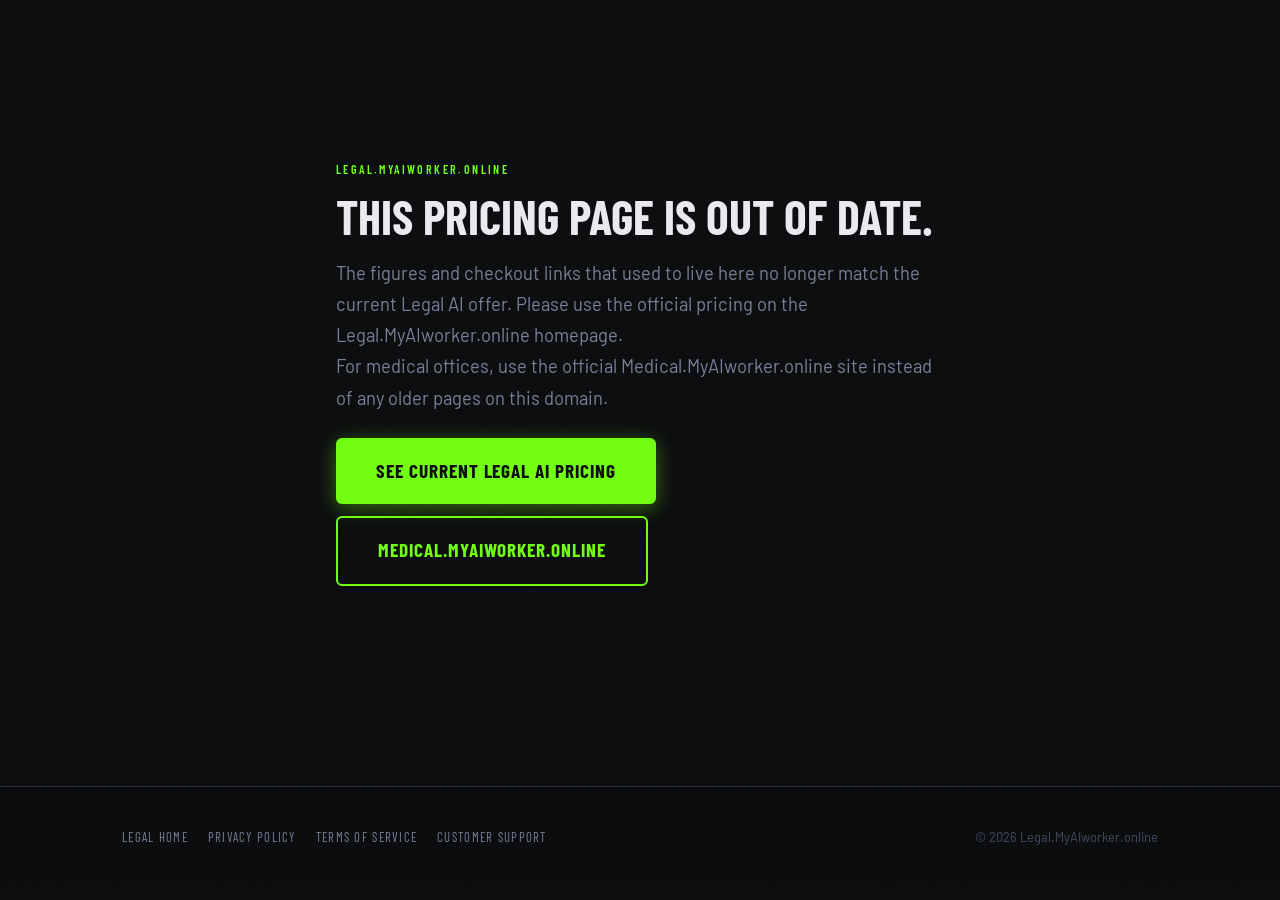
<file: legal/index.html>
<!DOCTYPE html>
<html lang="en">
<head>
  <meta charset="UTF-8">
  <meta name="viewport" content="width=device-width, initial-scale=1.0">
  <meta name="description" content="Current Legal AI pricing lives on the Legal.MyAIworker.online homepage.">
  <meta name="robots" content="noindex, follow">
  <meta name="theme-color" content="#0c0d0f">
  <link rel="canonical" href="https://legal.myaiworker.online/">
  <title>Legal AI Pricing Has Moved | Legal.MyAIworker.online</title>
  <link rel="icon" href="/favicon.ico" sizes="48x48">
  <link rel="icon" type="image/png" sizes="192x192" href="/images/icon-192.png">
  <link rel="apple-touch-icon" href="/images/apple-touch-icon.png">
  <link rel="stylesheet" href="/css/style.css">
  <link rel="stylesheet" href="/css/pricing.css">
</head>
<body>
  <main class="section" id="main">
    <div class="container" style="max-width:42rem;padding-top:4rem;padding-bottom:4rem;">
      <span class="section-label">Legal.MyAIworker.online</span>
      <h1 class="section-title">This pricing page is out of date.</h1>
      <p class="section-sub">The figures and checkout links that used to live here no longer match the current Legal AI offer. Please use the official pricing on the Legal.MyAIworker.online homepage.</p>
      <p class="section-sub">For medical offices, use the official Medical.MyAIworker.online site instead of any older pages on this domain.</p>
      <div class="hero-actions" style="margin-top:1.5rem;">
        <a class="btn btn--primary btn--lg" href="/#pricing">See current Legal AI pricing</a>
        <a class="btn btn--outline btn--lg" href="https://medical.myaiworker.online/">Medical.MyAIworker.online</a>
      </div>
    </div>
  </main>
  <footer class="site-footer" role="contentinfo">
    <div class="container footer-inner">
      <nav class="footer-links" aria-label="Footer navigation">
        <a href="/">Legal Home</a>
        <a href="/privacy.html">Privacy Policy</a>
        <a href="/terms.html">Terms of Service</a>
        <a href="/support.html">Customer Support</a>
      </nav>
      <p class="footer-copy">&copy; 2026 Legal.MyAIworker.online</p>
    </div>
  </footer>
</body>
</html>
</file>
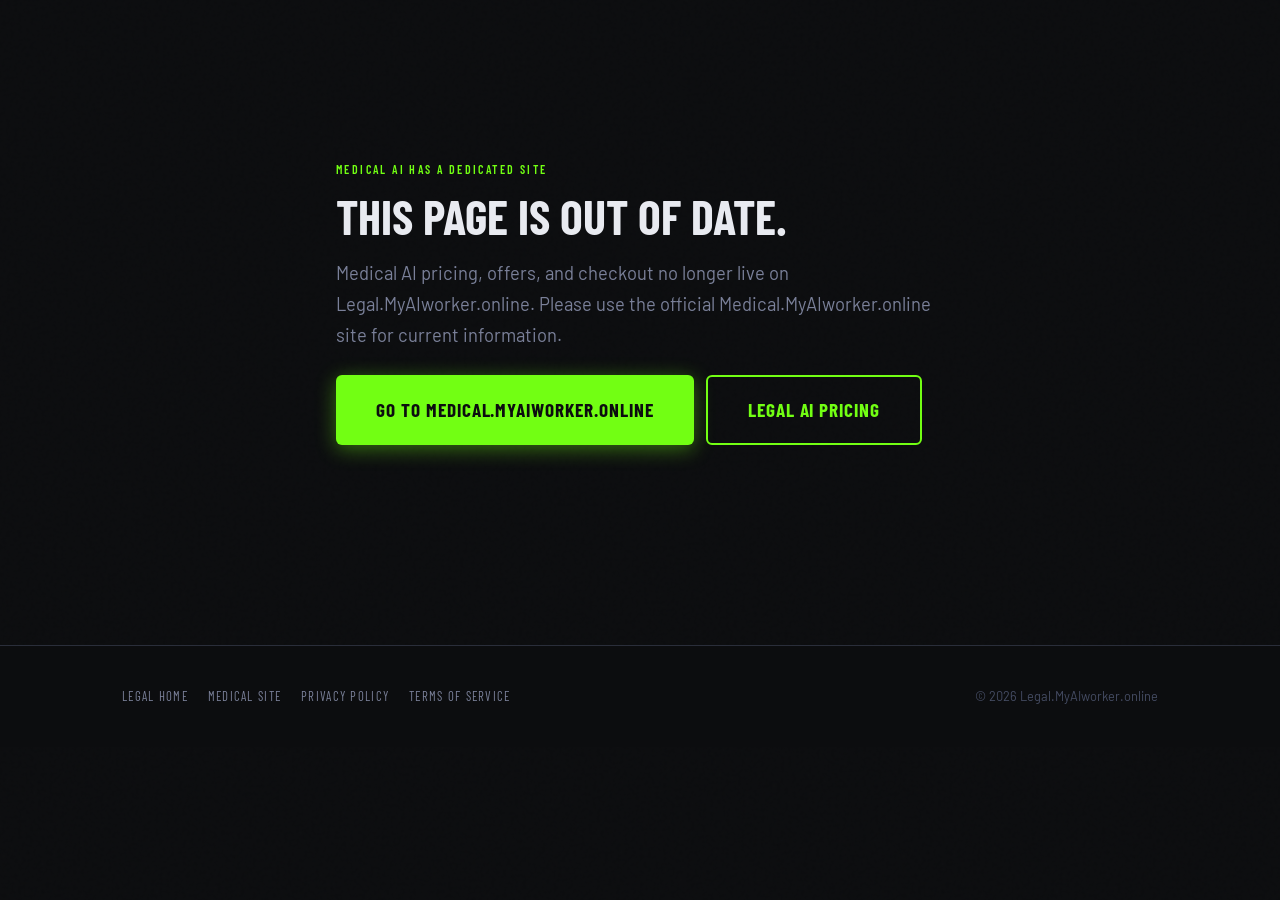
<file: medical/index.html>
<!DOCTYPE html>
<html lang="en">
<head>
  <meta charset="UTF-8">
  <meta name="viewport" content="width=device-width, initial-scale=1.0">
  <meta name="description" content="Medical AI plans now live at Medical.MyAIworker.online.">
  <meta name="robots" content="noindex, follow">
  <meta name="theme-color" content="#0c0d0f">
  <link rel="canonical" href="https://medical.myaiworker.online/">
  <title>Medical AI Has Moved | Medical.MyAIworker.online</title>
  <link rel="icon" href="/favicon.ico" sizes="48x48">
  <link rel="icon" type="image/png" sizes="192x192" href="/images/icon-192.png">
  <link rel="apple-touch-icon" href="/images/apple-touch-icon.png">
  <link rel="stylesheet" href="/css/style.css">
  <link rel="stylesheet" href="/css/pricing.css">
</head>
<body>
  <main class="section" id="main">
    <div class="container" style="max-width:42rem;padding-top:4rem;padding-bottom:4rem;">
      <span class="section-label">Medical AI has a dedicated site</span>
      <h1 class="section-title">This page is out of date.</h1>
      <p class="section-sub">Medical AI pricing, offers, and checkout no longer live on Legal.MyAIworker.online. Please use the official Medical.MyAIworker.online site for current information.</p>
      <div class="hero-actions" style="margin-top:1.5rem;">
        <a class="btn btn--primary btn--lg" href="https://medical.myaiworker.online/">Go to Medical.MyAIworker.online</a>
        <a class="btn btn--outline btn--lg" href="/#pricing">Legal AI pricing</a>
      </div>
    </div>
  </main>
  <footer class="site-footer" role="contentinfo">
    <div class="container footer-inner">
      <nav class="footer-links" aria-label="Footer navigation">
        <a href="/">Legal Home</a>
        <a href="https://medical.myaiworker.online/">Medical Site</a>
        <a href="/privacy.html">Privacy Policy</a>
        <a href="/terms.html">Terms of Service</a>
      </nav>
      <p class="footer-copy">&copy; 2026 Legal.MyAIworker.online</p>
    </div>
  </footer>
</body>
</html>
</file>
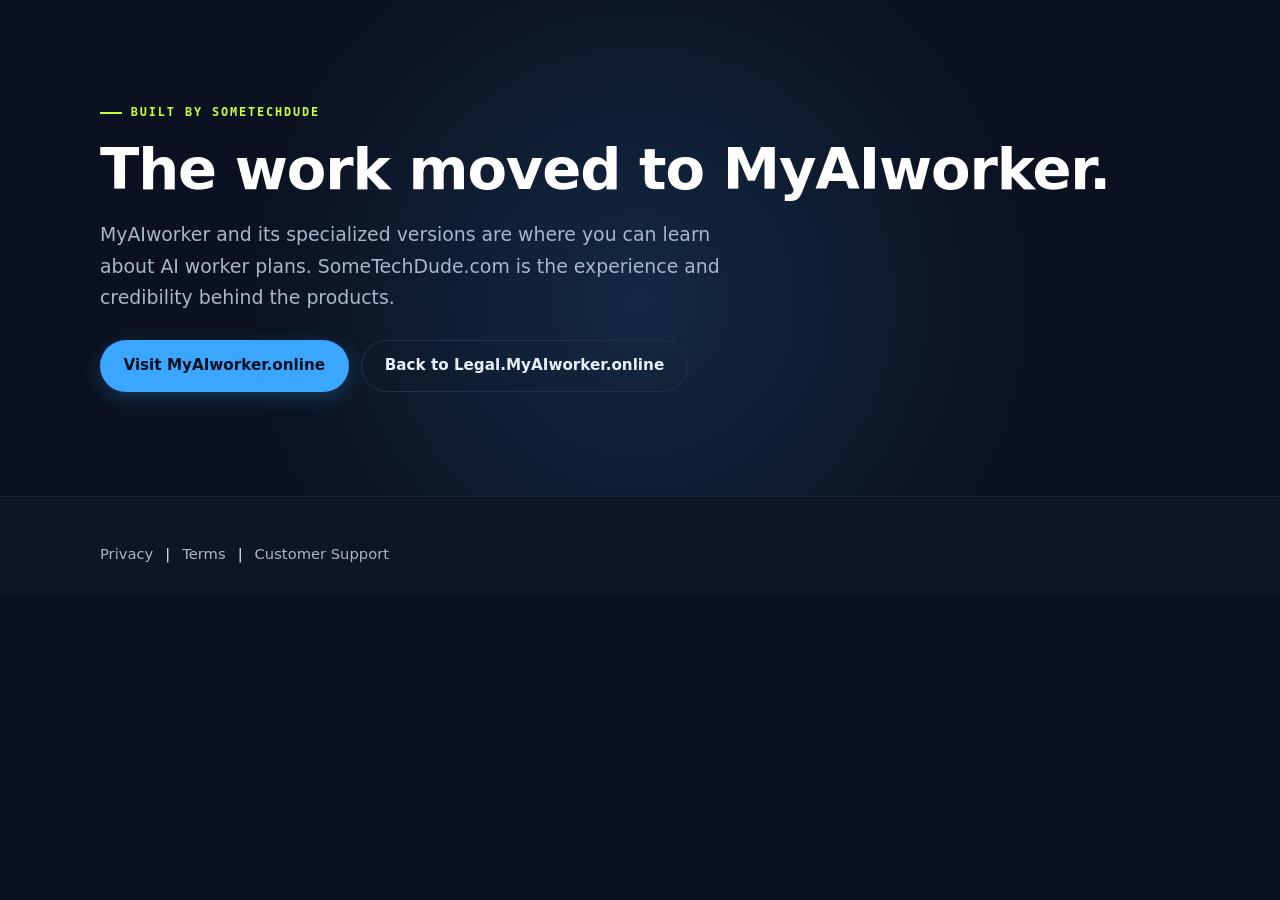
<file: assistant.html>
<!DOCTYPE html>
<html lang="en"><head><meta charset="UTF-8"><meta name="viewport" content="width=device-width,initial-scale=1"><title>MyAIworker | Built by SomeTechDude</title><meta name="description" content="MyAIworker is the AI worker product family built by SomeTechDude."><meta name="robots" content="noindex,follow"><link rel="stylesheet" href="style.css"></head>
<body><main id="main"><section class="hero"><div class="wrap"><p class="eyebrow">Built by SomeTechDude</p><h1>The work moved to MyAIworker.</h1><p class="hero-sub">MyAIworker and its specialized versions are where you can learn about AI worker plans. SomeTechDude.com is the experience and credibility behind the products.</p><div class="btn-row"><a class="btn btn-primary" href="https://myaiworker.online/">Visit MyAIworker.online</a><a class="btn btn-ghost" href="index.html">Back to Legal.MyAIworker.online</a></div></div></section></main><footer class="site-footer"><div class="wrap"><nav class="legal-links" aria-label="Legal and support"><a href="privacy.html">Privacy</a><span aria-hidden="true">|</span><a href="terms.html">Terms</a><span aria-hidden="true">|</span><a href="support.html">Customer Support</a></nav></div></footer></body></html>
</file>
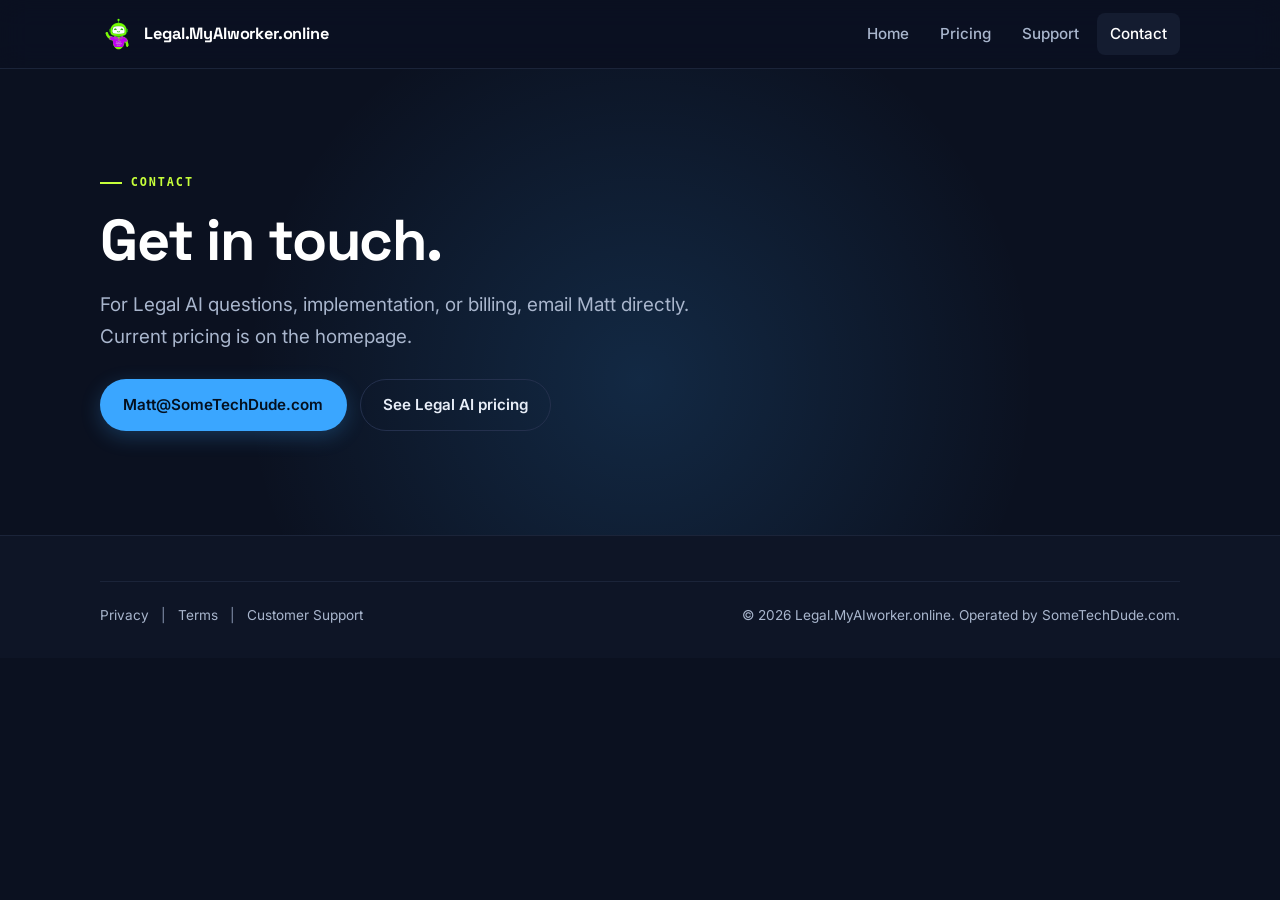
<file: contact.html>
<!DOCTYPE html>
<html lang="en">
<head>
<meta charset="UTF-8">
<meta name="viewport" content="width=device-width, initial-scale=1">
<title>Contact | Legal.MyAIworker.online</title>
<meta name="description" content="Contact Legal.MyAIworker.online about Legal AI implementation, billing, or support.">
<link rel="canonical" href="https://legal.myaiworker.online/contact.html">
<meta name="robots" content="index, follow">
<meta name="theme-color" content="#0b1120">
<meta property="og:type" content="website">
<meta property="og:site_name" content="Legal.MyAIworker.online">
<meta property="og:url" content="https://legal.myaiworker.online/contact.html">
<meta property="og:title" content="Contact | Legal.MyAIworker.online">
<meta property="og:description" content="Contact Legal.MyAIworker.online about Legal AI implementation, billing, or support.">
<meta property="og:image" content="https://legal.myaiworker.online/images/logo-512.png">
<link rel="icon" href="favicon.ico" sizes="any">
<link rel="apple-touch-icon" href="images/apple-touch-icon.png">
<link rel="stylesheet" href="https://fonts.googleapis.com/css2?family=Inter:wght@400;500;600;700&family=Space+Grotesk:wght@600;700&display=swap">
<link rel="stylesheet" href="style.css">
</head>
<body>
<a class="skip" href="#main">Skip to content</a>
<header class="site-header">
  <div class="wrap">
    <a class="brand" href="index.html">
      <img src="images/logo-512.png" width="34" height="34" alt="Legal.MyAIworker.online logo" decoding="async">
      <span>Legal.MyAIworker.online</span>
    </a>
    <nav class="site-nav" id="site-nav" aria-label="Main">
      <a href="index.html">Home</a>
      <a href="index.html#pricing">Pricing</a>
      <a href="support.html">Support</a>
      <a href="contact.html" aria-current="page">Contact</a>
    </nav>
  </div>
</header>
<main id="main">
  <section class="hero">
    <div class="wrap">
      <p class="eyebrow">Contact</p>
      <h1>Get in touch.</h1>
      <p class="hero-sub">For Legal AI questions, implementation, or billing, email Matt directly. Current pricing is on the homepage.</p>
      <div class="btn-row">
        <a class="btn btn-primary" href="mailto:Matt@SomeTechDude.com">Matt@SomeTechDude.com</a>
        <a class="btn btn-ghost" href="index.html#pricing">See Legal AI pricing</a>
      </div>
    </div>
  </section>
</main>
<footer class="site-footer">
  <div class="wrap">
    <div class="footer-bottom">
      <nav class="legal-links" aria-label="Legal and support"><a href="privacy.html">Privacy</a><span aria-hidden="true">|</span><a href="terms.html">Terms</a><span aria-hidden="true">|</span><a href="support.html">Customer Support</a></nav>
      <p>&copy; <span data-year>2026</span> Legal.MyAIworker.online. Operated by SomeTechDude.com.</p>
    </div>
  </div>
</footer>
<script src="site.js" defer></script>
</body>
</html>
</file>
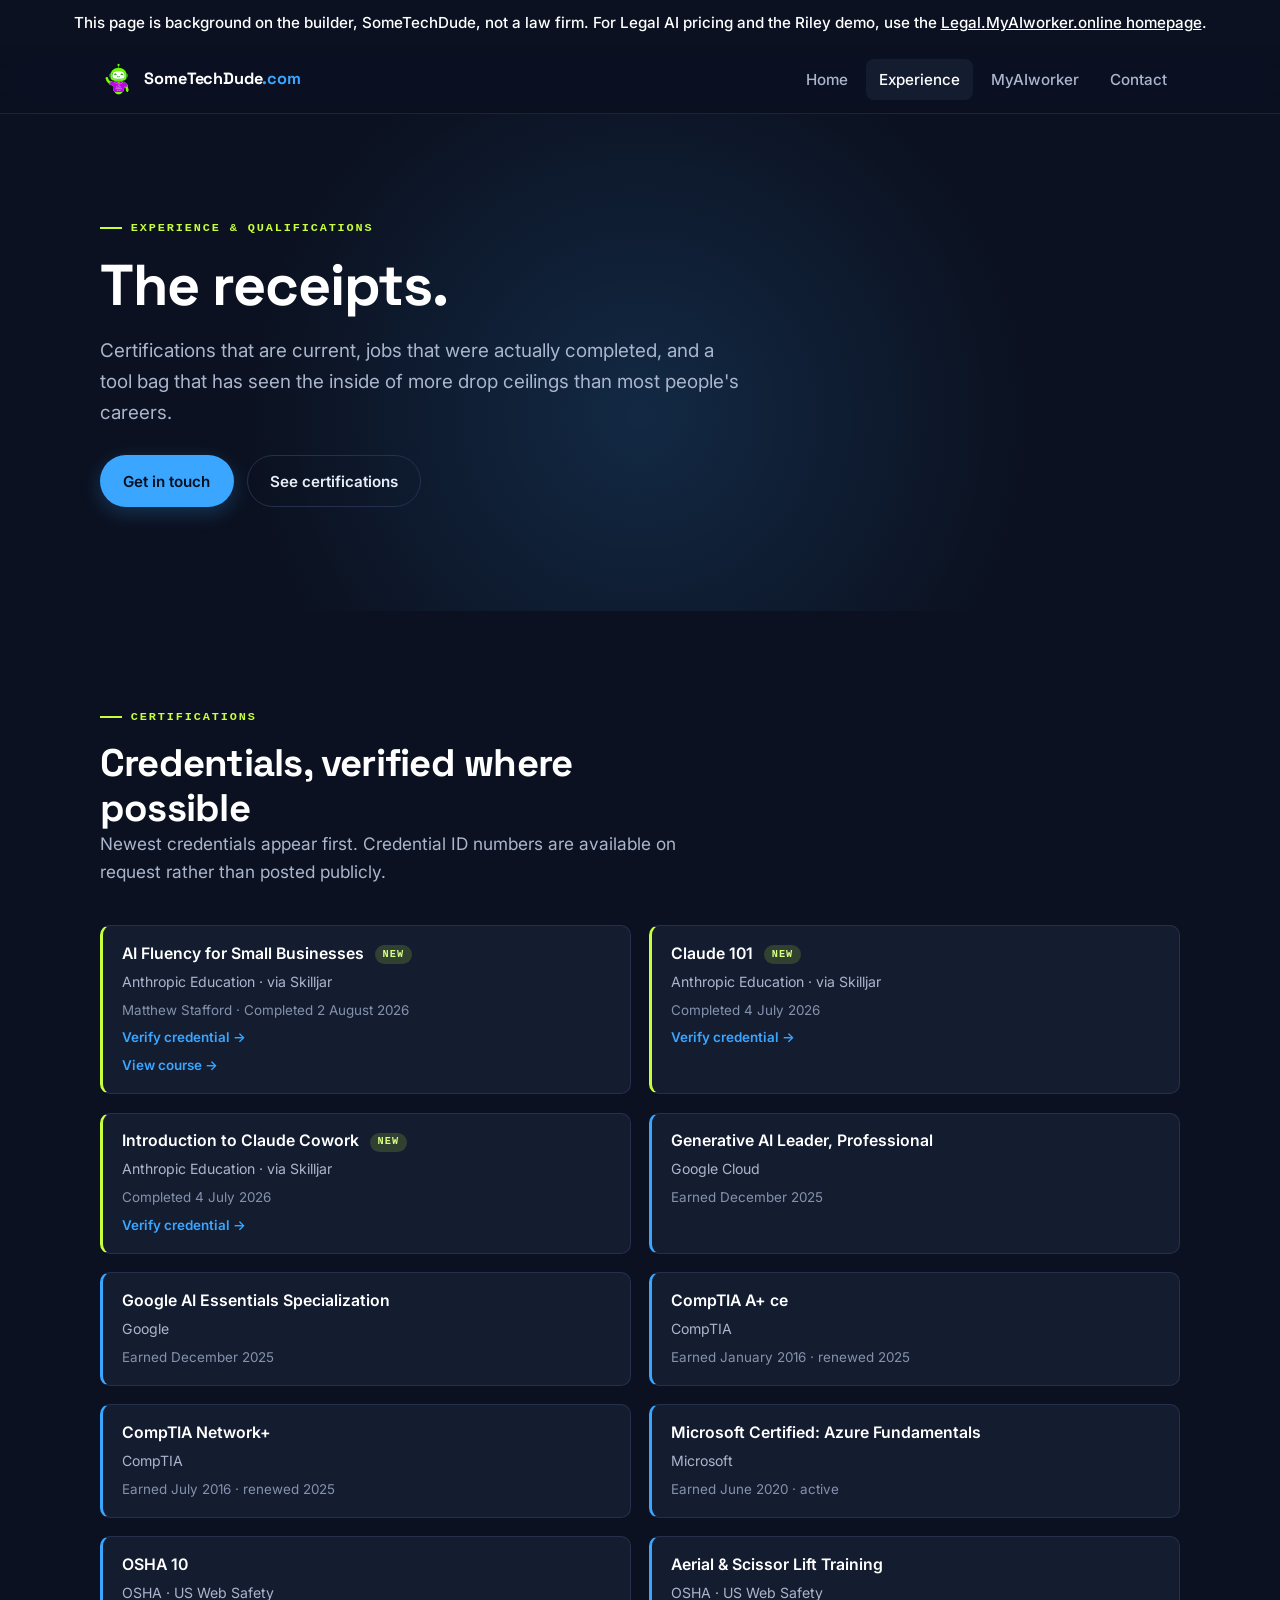
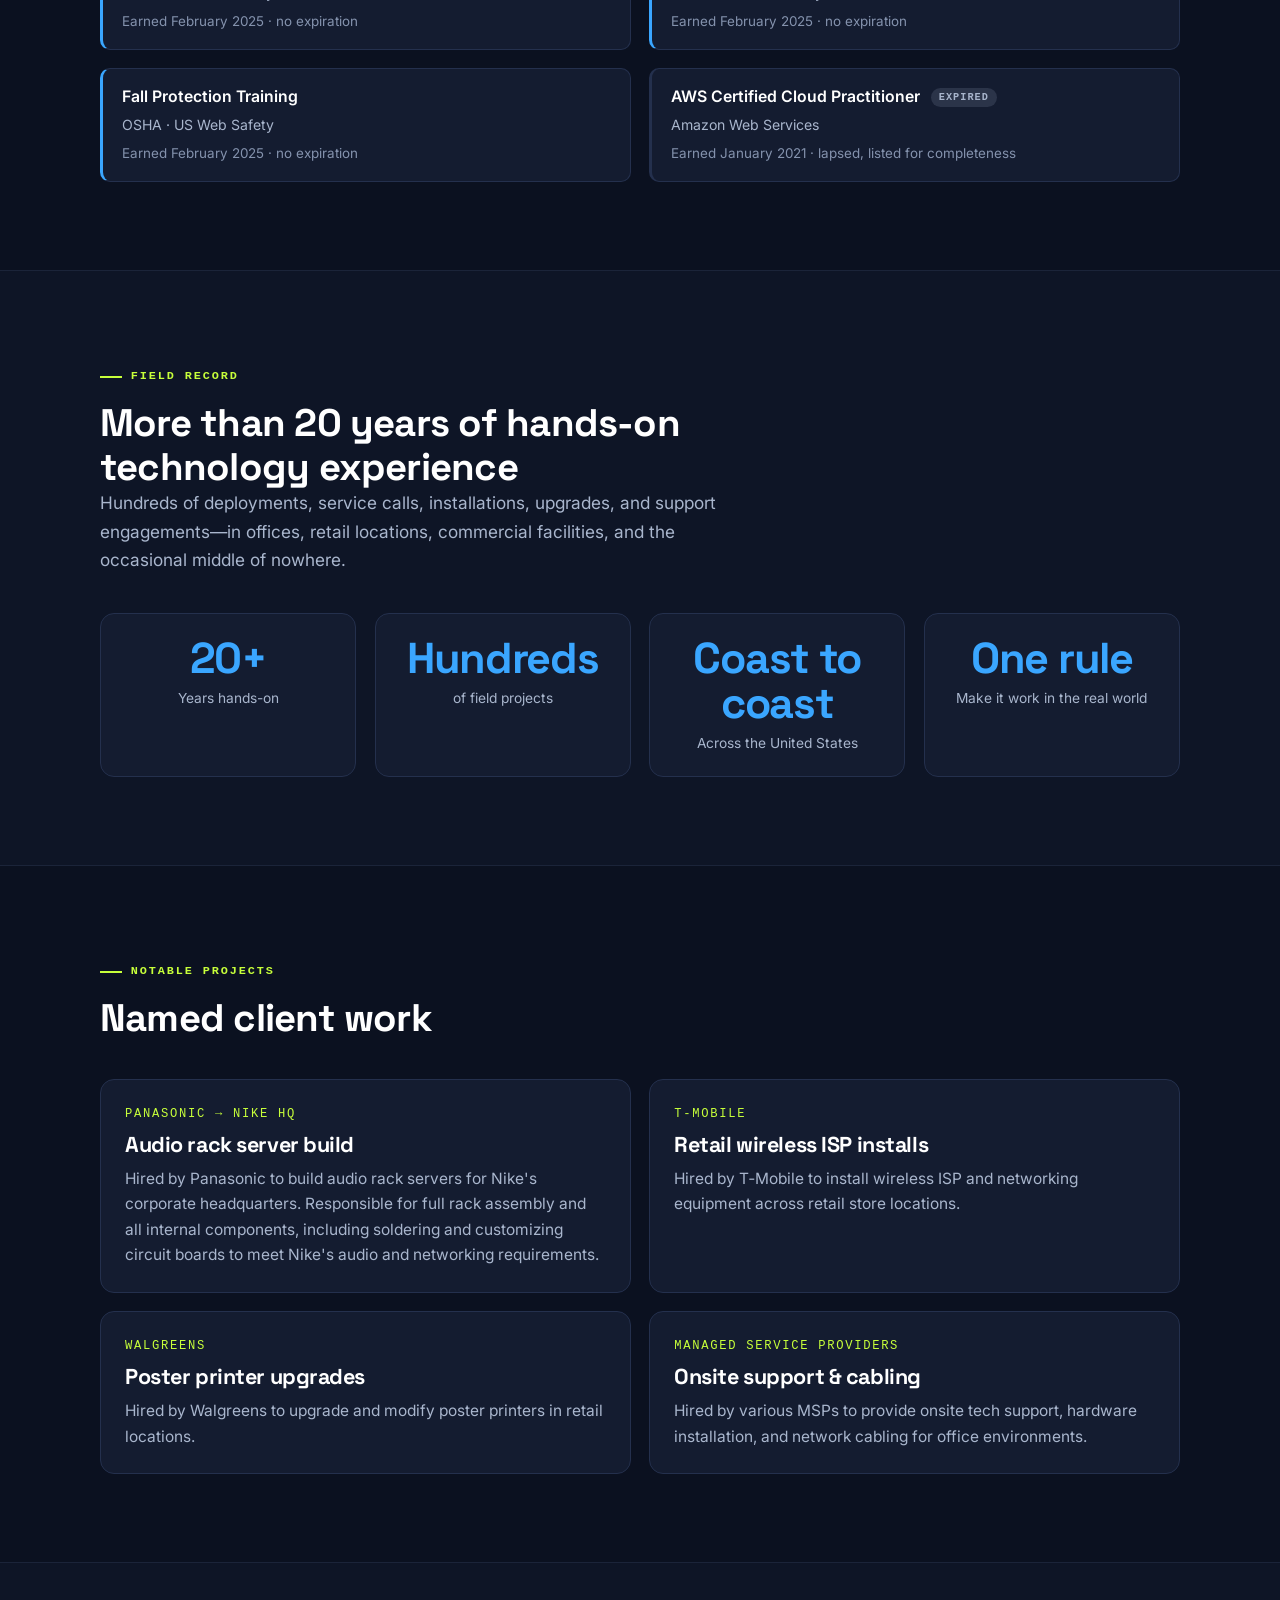
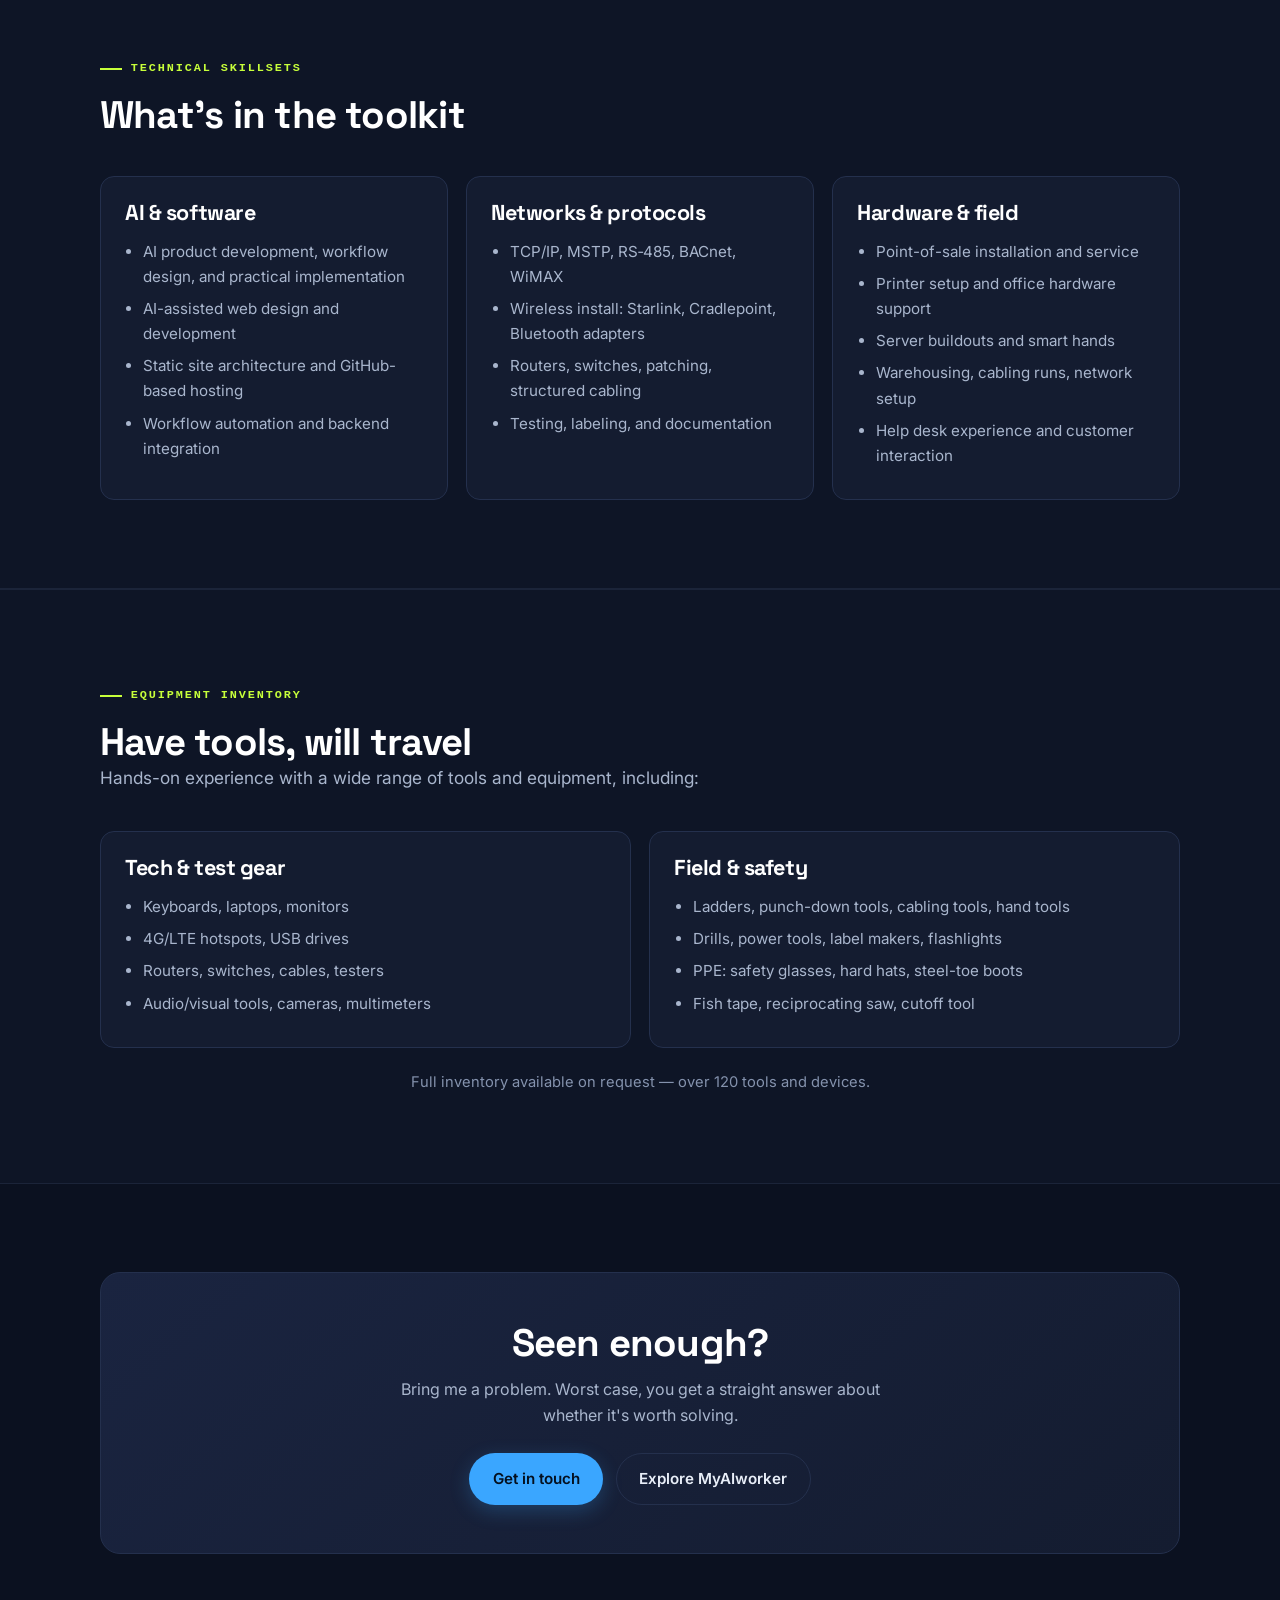
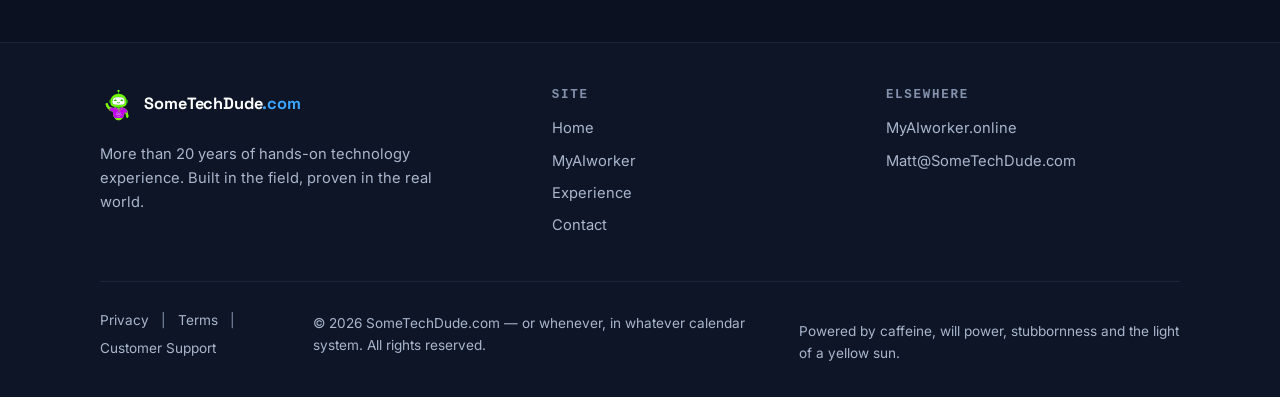
<file: experience.html>
<!DOCTYPE html>
<html lang="en">
<head>
<meta charset="UTF-8">
<meta name="viewport" content="width=device-width, initial-scale=1">

<title>Builder Experience | Legal.MyAIworker.online</title>
<meta name="description" content="Certifications, technical breadth, and more than 20 years of hands-on experience across hundreds of field technology projects.">
<link rel="canonical" href="https://sometechdude.com/experience.html">

<meta name="theme-color" content="#0b1120">
<meta name="robots" content="noindex, follow">

<meta property="og:type" content="website">
<meta property="og:site_name" content="SomeTechDude.com">
<meta property="og:url" content="https://sometechdude.com/experience.html">
<meta property="og:title" content="Experience &amp; Certifications | SomeTechDude.com">
<meta property="og:description" content="Certifications and hands-on experience across networking, telecom, commercial IT, infrastructure, installations, upgrades, and support.">
<meta property="og:image" content="https://sometechdude.com/images/og-image.jpg">
<meta property="og:image:width" content="1200">
<meta property="og:image:height" content="630">
<meta property="og:image:alt" content="SomeTechDude.com — real-world technology experience">
<meta name="twitter:card" content="summary_large_image">
<meta name="twitter:title" content="Experience &amp; Certifications | SomeTechDude.com">
<meta name="twitter:description" content="Certifications, technical breadth, and hundreds of field technology projects.">
<meta name="twitter:image" content="https://sometechdude.com/images/og-image.jpg">

<link rel="icon" href="favicon.ico" sizes="any">
<link rel="icon" type="image/png" sizes="16x16" href="favicon-16x16.png">
<link rel="icon" type="image/png" sizes="32x32" href="favicon-32x32.png">
<link rel="apple-touch-icon" sizes="180x180" href="apple-touch-icon.png">
<link rel="manifest" href="site.webmanifest">

<link rel="preconnect" href="https://fonts.googleapis.com">
<link rel="preconnect" href="https://fonts.gstatic.com" crossorigin>
<link rel="stylesheet" href="https://fonts.googleapis.com/css2?family=Inter:wght@400;500;600;700&family=Space+Grotesk:wght@600;700&display=swap">

<link rel="stylesheet" href="style.css">

<script type="application/ld+json">
{
  "@context": "https://schema.org",
  "@type": "AboutPage",
  "url": "https://sometechdude.com/experience.html",
  "name": "Experience & Certifications",
  "about": {
    "@type": "ProfessionalService",
    "@id": "https://sometechdude.com/#business",
    "name": "SomeTechDude.com",
    "url": "https://sometechdude.com/",
    "email": "Matt@SomeTechDude.com",
    "hasCredential": [
      {
        "@type": "EducationalOccupationalCredential",
        "name": "AI Fluency for Small Businesses",
        "credentialCategory": "Certificate",
        "recognizedBy": { "@type": "Organization", "name": "Anthropic Education" },
        "dateCreated": "2026-08-02",
        "url": "https://verify.skilljar.com/c/dosgfzfxxwtn"
      },
      {
        "@type": "EducationalOccupationalCredential",
        "name": "Claude 101",
        "credentialCategory": "Certificate",
        "recognizedBy": { "@type": "Organization", "name": "Anthropic Education" },
        "dateCreated": "2026-07-04",
        "url": "https://verify.skilljar.com/c/ege8jffx9nua"
      },
      {
        "@type": "EducationalOccupationalCredential",
        "name": "Introduction to Claude Cowork",
        "credentialCategory": "Certificate",
        "recognizedBy": { "@type": "Organization", "name": "Anthropic Education" },
        "dateCreated": "2026-07-04",
        "url": "https://verify.skilljar.com/c/jtgz5ocrsypp"
      },
      {
        "@type": "EducationalOccupationalCredential",
        "name": "Google Cloud Generative AI Leader",
        "credentialCategory": "Professional Certification",
        "recognizedBy": { "@type": "Organization", "name": "Google Cloud" },
        "dateCreated": "2025-12"
      },
      {
        "@type": "EducationalOccupationalCredential",
        "name": "Google AI Essentials Specialization",
        "credentialCategory": "Certificate",
        "recognizedBy": { "@type": "Organization", "name": "Google" },
        "dateCreated": "2025-12"
      },
      {
        "@type": "EducationalOccupationalCredential",
        "name": "CompTIA A+ ce",
        "credentialCategory": "Professional Certification",
        "recognizedBy": { "@type": "Organization", "name": "CompTIA" },
        "dateCreated": "2016-01-04"
      },
      {
        "@type": "EducationalOccupationalCredential",
        "name": "CompTIA Network+",
        "credentialCategory": "Professional Certification",
        "recognizedBy": { "@type": "Organization", "name": "CompTIA" },
        "dateCreated": "2016-07-10"
      },
      {
        "@type": "EducationalOccupationalCredential",
        "name": "Microsoft Certified: Azure Fundamentals",
        "credentialCategory": "Professional Certification",
        "recognizedBy": { "@type": "Organization", "name": "Microsoft" },
        "dateCreated": "2020-06-24"
      },
      {
        "@type": "EducationalOccupationalCredential",
        "name": "OSHA 10",
        "credentialCategory": "Certificate",
        "recognizedBy": { "@type": "Organization", "name": "OSHA" },
        "dateCreated": "2025-02-15"
      }
    ]
  }
}
</script>
</head>

<body>
<div style="background:#0b1120;color:#fff;padding:0.75rem 1rem;text-align:center;font:500 0.95rem/1.4 Inter,system-ui,sans-serif;">
This page is background on the builder, SomeTechDude, not a law firm. For Legal AI pricing and the Riley demo, use the <a href="/" style="color:#fff;text-decoration:underline;">Legal.MyAIworker.online homepage</a>.
</div>

<a class="skip" href="#main">Skip to content</a>

<header class="site-header">
  <div class="wrap">
    <a class="brand" href="index.html">
      <img src="images/logo-512.png" width="34" height="34" alt="SomeTechDude.com logo: an S, T and D monogram inside a circle" decoding="async">
      <span>SomeTechDude<span style="color:var(--blue)">.com</span></span>
    </a>

    <button class="nav-toggle" type="button" aria-expanded="false" aria-controls="site-nav" aria-label="Toggle navigation menu">
      <span></span><span></span><span></span>
    </button>

    <nav class="site-nav" id="site-nav" aria-label="Main">
      <a href="index.html">Home</a>
      <a href="experience.html" aria-current="page">Experience</a>
      <a href="https://myaiworker.online/" target="_blank" rel="noopener">MyAIworker</a>
      <a href="contact.html">Contact</a>
    </nav>
  </div>
</header>

<main id="main">

  <!-- ================= PAGE HERO ================= -->
  <section class="hero">
    <div class="wrap">
      <p class="eyebrow">Experience &amp; qualifications</p>
      <h1>The receipts.</h1>
      <p class="hero-sub">
        Certifications that are current, jobs that were actually completed, and a tool bag
        that has seen the inside of more drop ceilings than most people's careers.
      </p>
      <div class="btn-row">
        <a class="btn btn-primary" href="contact.html">Get in touch</a>
        <a class="btn btn-ghost" href="#certifications">See certifications</a>
      </div>
    </div>
  </section>

  <!-- ================= CERTIFICATIONS ================= -->
  <section id="certifications">
    <div class="wrap">
      <div class="section-head">
        <p class="eyebrow">Certifications</p>
        <h2>Credentials, verified where possible</h2>
        <p class="lead">
          Newest credentials appear first. Credential ID numbers are available on request rather
          than posted publicly.
        </p>
      </div>

      <div class="grid grid-2">

        <div class="cert is-new">
          <span class="cert-name">AI Fluency for Small Businesses <span class="badge badge-new">New</span></span>
          <span class="cert-issuer">Anthropic Education &middot; via Skilljar</span>
          <span class="cert-meta">Matthew Stafford &middot; Completed 2 August 2026</span>
          <a class="verify" href="https://verify.skilljar.com/c/dosgfzfxxwtn" target="_blank" rel="noopener">Verify credential &rarr;</a>
          <a class="verify" href="https://anthropic.skilljar.com/ai-fluency-for-small-businesses" target="_blank" rel="noopener">View course &rarr;</a>
        </div>

        <div class="cert is-new">
          <span class="cert-name">Claude 101 <span class="badge badge-new">New</span></span>
          <span class="cert-issuer">Anthropic Education &middot; via Skilljar</span>
          <span class="cert-meta">Completed 4 July 2026</span>
          <a class="verify" href="https://verify.skilljar.com/c/ege8jffx9nua" target="_blank" rel="noopener">Verify credential &rarr;</a>
        </div>

        <div class="cert is-new">
          <span class="cert-name">Introduction to Claude Cowork <span class="badge badge-new">New</span></span>
          <span class="cert-issuer">Anthropic Education &middot; via Skilljar</span>
          <span class="cert-meta">Completed 4 July 2026</span>
          <a class="verify" href="https://verify.skilljar.com/c/jtgz5ocrsypp" target="_blank" rel="noopener">Verify credential &rarr;</a>
        </div>

        <div class="cert">
          <span class="cert-name">Generative AI Leader, Professional</span>
          <span class="cert-issuer">Google Cloud</span>
          <span class="cert-meta">Earned December 2025</span>
        </div>

        <div class="cert">
          <span class="cert-name">Google AI Essentials Specialization</span>
          <span class="cert-issuer">Google</span>
          <span class="cert-meta">Earned December 2025</span>
        </div>

        <div class="cert">
          <span class="cert-name">CompTIA A+ ce</span>
          <span class="cert-issuer">CompTIA</span>
          <span class="cert-meta">Earned January 2016 &middot; renewed 2025</span>
        </div>

        <div class="cert">
          <span class="cert-name">CompTIA Network+</span>
          <span class="cert-issuer">CompTIA</span>
          <span class="cert-meta">Earned July 2016 &middot; renewed 2025</span>
        </div>

        <div class="cert">
          <span class="cert-name">Microsoft Certified: Azure Fundamentals</span>
          <span class="cert-issuer">Microsoft</span>
          <span class="cert-meta">Earned June 2020 &middot; active</span>
        </div>

        <div class="cert">
          <span class="cert-name">OSHA 10</span>
          <span class="cert-issuer">OSHA &middot; US Web Safety</span>
          <span class="cert-meta">Earned February 2025 &middot; no expiration</span>
        </div>

        <div class="cert">
          <span class="cert-name">Aerial &amp; Scissor Lift Training</span>
          <span class="cert-issuer">OSHA &middot; US Web Safety</span>
          <span class="cert-meta">Earned February 2025 &middot; no expiration</span>
        </div>

        <div class="cert">
          <span class="cert-name">Fall Protection Training</span>
          <span class="cert-issuer">OSHA &middot; US Web Safety</span>
          <span class="cert-meta">Earned February 2025 &middot; no expiration</span>
        </div>

        <div class="cert is-expired">
          <span class="cert-name">AWS Certified Cloud Practitioner <span class="badge badge-old">Expired</span></span>
          <span class="cert-issuer">Amazon Web Services</span>
          <span class="cert-meta">Earned January 2021 &middot; lapsed, listed for completeness</span>
        </div>

      </div>
    </div>
  </section>

  <!-- ================= JOB BREAKDOWN ================= -->
  <section id="jobs" class="section-alt">
    <div class="wrap">
      <div class="section-head"><p class="eyebrow">Field record</p><h2>More than 20 years of hands-on technology experience</h2><p class="lead">Hundreds of deployments, service calls, installations, upgrades, and support engagements—in offices, retail locations, commercial facilities, and the occasional middle of nowhere.</p></div>
      <div class="grid grid-4">
        <div class="stat"><span class="stat-num">20+</span><span class="stat-label">Years hands-on</span></div>
        <div class="stat"><span class="stat-num">Hundreds</span><span class="stat-label">of field projects</span></div>
        <div class="stat"><span class="stat-num">Coast to coast</span><span class="stat-label">Across the United States</span></div>
        <div class="stat"><span class="stat-num">One rule</span><span class="stat-label">Make it work in the real world</span></div>
      </div>
    </div>
  </section>

  <!-- ================= NOTABLE PROJECTS ================= -->
  <section id="projects">
    <div class="wrap">
      <div class="section-head">
        <p class="eyebrow">Notable projects</p>
        <h2>Named client work</h2>
      </div>

      <div class="grid grid-2">
        <article class="work-item">
          <span class="work-client">Panasonic &rarr; Nike HQ</span>
          <h3>Audio rack server build</h3>
          <p>
            Hired by Panasonic to build audio rack servers for Nike's corporate headquarters.
            Responsible for full rack assembly and all internal components, including soldering
            and customizing circuit boards to meet Nike's audio and networking requirements.
          </p>
        </article>

        <article class="work-item">
          <span class="work-client">T&#8209;Mobile</span>
          <h3>Retail wireless ISP installs</h3>
          <p>
            Hired by T&#8209;Mobile to install wireless ISP and networking equipment across
            retail store locations.
          </p>
        </article>

        <article class="work-item">
          <span class="work-client">Walgreens</span>
          <h3>Poster printer upgrades</h3>
          <p>
            Hired by Walgreens to upgrade and modify poster printers in retail locations.
          </p>
        </article>

        <article class="work-item">
          <span class="work-client">Managed Service Providers</span>
          <h3>Onsite support &amp; cabling</h3>
          <p>
            Hired by various MSPs to provide onsite tech support, hardware installation, and
            network cabling for office environments.
          </p>
        </article>
      </div>
    </div>
  </section>

  <!-- ================= SKILLS ================= -->
  <section class="section-alt">
    <div class="wrap">
      <div class="section-head">
        <p class="eyebrow">Technical skillsets</p>
        <h2>What's in the toolkit</h2>
      </div>

      <div class="grid grid-3">
        <article class="card">
          <h3>AI &amp; software</h3>
          <ul>
            <li>AI product development, workflow design, and practical implementation</li>
            <li>AI-assisted web design and development</li>
            <li>Static site architecture and GitHub-based hosting</li>
            <li>Workflow automation and backend integration</li>
          </ul>
        </article>

        <article class="card">
          <h3>Networks &amp; protocols</h3>
          <ul>
            <li>TCP/IP, MSTP, RS&#8209;485, BACnet, WiMAX</li>
            <li>Wireless install: Starlink, Cradlepoint, Bluetooth adapters</li>
            <li>Routers, switches, patching, structured cabling</li>
            <li>Testing, labeling, and documentation</li>
          </ul>
        </article>

        <article class="card">
          <h3>Hardware &amp; field</h3>
          <ul>
            <li>Point-of-sale installation and service</li>
            <li>Printer setup and office hardware support</li>
            <li>Server buildouts and smart hands</li>
            <li>Warehousing, cabling runs, network setup</li>
            <li>Help desk experience and customer interaction</li>
          </ul>
        </article>
      </div>
    </div>
  </section>

  <!-- ================= EQUIPMENT ================= -->
  <section class="section-alt">
    <div class="wrap">
      <div class="section-head">
        <p class="eyebrow">Equipment inventory</p>
        <h2>Have tools, will travel</h2>
        <p class="lead">Hands-on experience with a wide range of tools and equipment, including:</p>
      </div>

      <div class="grid grid-2">
        <article class="card">
          <h3>Tech &amp; test gear</h3>
          <ul>
            <li>Keyboards, laptops, monitors</li>
            <li>4G/LTE hotspots, USB drives</li>
            <li>Routers, switches, cables, testers</li>
            <li>Audio/visual tools, cameras, multimeters</li>
          </ul>
        </article>
        <article class="card">
          <h3>Field &amp; safety</h3>
          <ul>
            <li>Ladders, punch-down tools, cabling tools, hand tools</li>
            <li>Drills, power tools, label makers, flashlights</li>
            <li>PPE: safety glasses, hard hats, steel-toe boots</li>
            <li>Fish tape, reciprocating saw, cutoff tool</li>
          </ul>
        </article>
      </div>

      <p class="muted center" style="margin-top:1.4rem">
        Full inventory available on request &mdash; over 120 tools and devices.
      </p>
    </div>
  </section>

  <!-- ================= CTA ================= -->
  <section>
    <div class="wrap">
      <div class="cta">
        <h2>Seen enough?</h2>
        <p>Bring me a problem. Worst case, you get a straight answer about whether it's worth solving.</p>
        <div class="btn-row">
          <a class="btn btn-primary" href="contact.html">Get in touch</a>
          <a class="btn btn-ghost" href="https://myaiworker.online/" target="_blank" rel="noopener">Explore MyAIworker</a>
        </div>
      </div>
    </div>
  </section>

</main>

<footer class="site-footer">
  <div class="wrap">
    <div class="footer-grid">
      <div class="footer-brand">
        <a class="brand" href="index.html">
          <img src="images/logo-512.png" width="34" height="34" alt="" loading="lazy" decoding="async">
          <span>SomeTechDude<span style="color:var(--blue)">.com</span></span>
        </a>
        <p>More than 20 years of hands-on technology experience. Built in the field, proven in the real world.</p>
      </div>

      <div>
        <h4>Site</h4>
        <ul class="footer-links">
          <li><a href="index.html">Home</a></li>
          <li><a href="https://myaiworker.online/" target="_blank" rel="noopener">MyAIworker</a></li>
          <li><a href="experience.html">Experience</a></li>
          <li><a href="contact.html">Contact</a></li>
        </ul>
      </div>

      <div>
        <h4>Elsewhere</h4>
        <ul class="footer-links">
          <li><a href="https://myaiworker.online/" target="_blank" rel="noopener">MyAIworker.online</a></li>
          <li><a href="mailto:Matt@SomeTechDude.com">Matt@SomeTechDude.com</a></li>
        </ul>
      </div>
    </div>

    <div class="footer-bottom">
      <nav class="legal-links" aria-label="Legal and support"><a href="privacy.html">Privacy</a><span aria-hidden="true">|</span><a href="terms.html">Terms</a><span aria-hidden="true">|</span><a href="support.html">Customer Support</a></nav>
      <p>&copy; <span data-year>2026</span> SomeTechDude.com &mdash; or whenever, in whatever calendar system. All rights reserved.</p>
      <p class="quip">Powered by caffeine, will power, stubbornness and the light of a yellow sun.</p>
    </div>
  </div>
</footer>

<script src="site.js" defer></script>
</body>
</html>
</file>
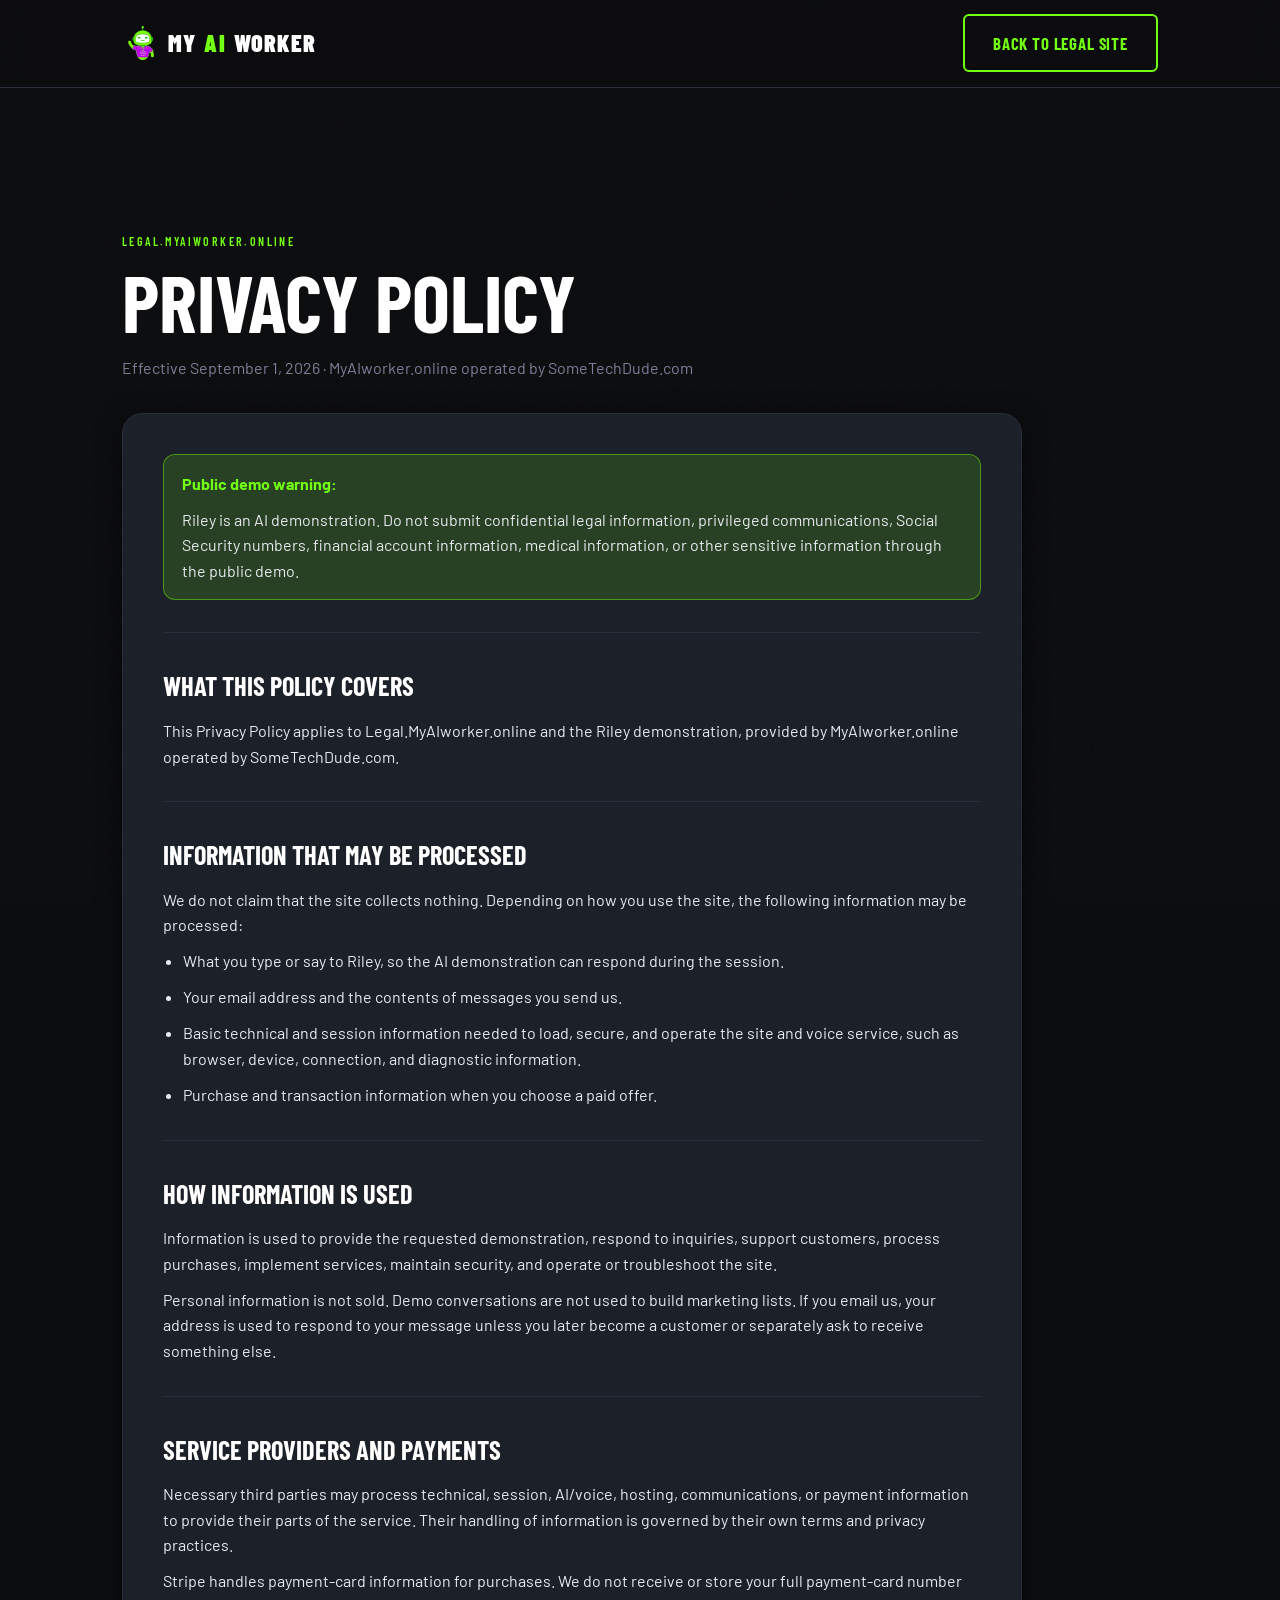
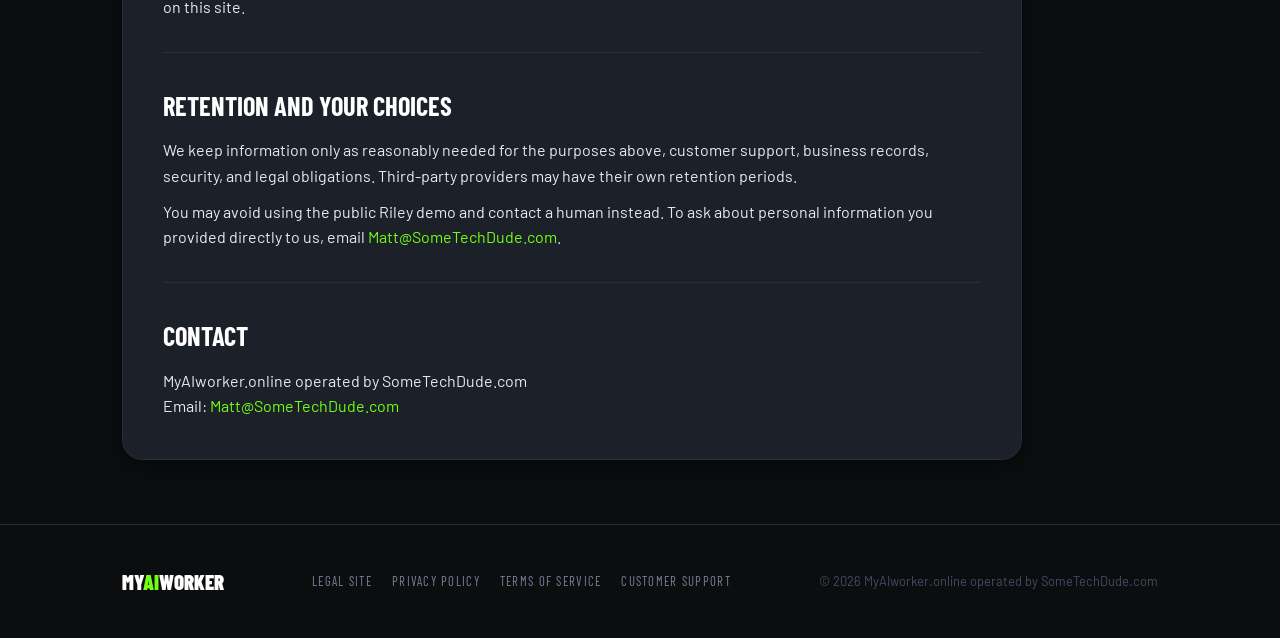
<file: privacy.html>
<!DOCTYPE html>
<html lang="en">
<head>
  <meta charset="UTF-8">
  <meta name="viewport" content="width=device-width, initial-scale=1.0">
  <base href="/">
  <meta name="description" content="Privacy Policy for Legal.MyAIworker.online and the Riley AI demonstration.">
  <meta name="theme-color" content="#0c0d0f">
  <link rel="canonical" href="https://legal.myaiworker.online/privacy.html">
  <link rel="icon" href="favicon.ico" sizes="48x48">
  <link rel="stylesheet" href="css/style.css?v=20260901-2">
  <title>Privacy Policy | Legal.MyAIworker.online</title>
</head>
<body>
  <nav class="site-nav" aria-label="Policy navigation">
    <div class="container nav-inner">
      <a href="/" class="nav-logo"><img src="images/logo-512.png" alt="MyAIworker mascot" class="nav-logo-img">My<span>AI</span>Worker</a>
      <a href="/" class="btn btn--outline">Back to Legal Site</a>
    </div>
  </nav>

  <main class="policy-main">
    <div class="container">
      <header class="policy-header">
        <span class="section-label">Legal.MyAIworker.online</span>
        <h1>Privacy Policy</h1>
        <p>Effective September 1, 2026 · MyAIworker.online operated by SomeTechDude.com</p>
      </header>

      <article class="policy-card">
        <section class="policy-section policy-callout">
          <strong>Public demo warning:</strong>
          <p>Riley is an AI demonstration. Do not submit confidential legal information, privileged communications, Social Security numbers, financial account information, medical information, or other sensitive information through the public demo.</p>
        </section>

        <section class="policy-section">
          <h2>What This Policy Covers</h2>
          <p>This Privacy Policy applies to Legal.MyAIworker.online and the Riley demonstration, provided by MyAIworker.online operated by SomeTechDude.com.</p>
        </section>

        <section class="policy-section">
          <h2>Information That May Be Processed</h2>
          <p>We do not claim that the site collects nothing. Depending on how you use the site, the following information may be processed:</p>
          <ul>
            <li>What you type or say to Riley, so the AI demonstration can respond during the session.</li>
            <li>Your email address and the contents of messages you send us.</li>
            <li>Basic technical and session information needed to load, secure, and operate the site and voice service, such as browser, device, connection, and diagnostic information.</li>
            <li>Purchase and transaction information when you choose a paid offer.</li>
          </ul>
        </section>

        <section class="policy-section">
          <h2>How Information Is Used</h2>
          <p>Information is used to provide the requested demonstration, respond to inquiries, support customers, process purchases, implement services, maintain security, and operate or troubleshoot the site.</p>
          <p>Personal information is not sold. Demo conversations are not used to build marketing lists. If you email us, your address is used to respond to your message unless you later become a customer or separately ask to receive something else.</p>
        </section>

        <section class="policy-section">
          <h2>Service Providers and Payments</h2>
          <p>Necessary third parties may process technical, session, AI/voice, hosting, communications, or payment information to provide their parts of the service. Their handling of information is governed by their own terms and privacy practices.</p>
          <p>Stripe handles payment-card information for purchases. We do not receive or store your full payment-card number on this site.</p>
        </section>

        <section class="policy-section">
          <h2>Retention and Your Choices</h2>
          <p>We keep information only as reasonably needed for the purposes above, customer support, business records, security, and legal obligations. Third-party providers may have their own retention periods.</p>
          <p>You may avoid using the public Riley demo and contact a human instead. To ask about personal information you provided directly to us, email <a href="mailto:Matt@SomeTechDude.com">Matt@SomeTechDude.com</a>.</p>
        </section>

        <section class="policy-section">
          <h2>Contact</h2>
          <p>MyAIworker.online operated by SomeTechDude.com<br>Email: <a href="mailto:Matt@SomeTechDude.com">Matt@SomeTechDude.com</a></p>
        </section>
      </article>
    </div>
  </main>

  <footer class="site-footer">
    <div class="container footer-inner">
      <div class="footer-logo">My<span>AI</span>Worker</div>
      <nav class="footer-links" aria-label="Footer navigation"><a href="/">Legal Site</a><a href="privacy.html">Privacy Policy</a><a href="terms.html">Terms of Service</a><a href="support.html">Customer Support</a></nav>
      <p class="footer-copy">&copy; <span id="year"></span> MyAIworker.online operated by SomeTechDude.com</p>
    </div>
  </footer>
  <script>document.getElementById('year').textContent = new Date().getFullYear();</script>
</body>
</html>
</file>
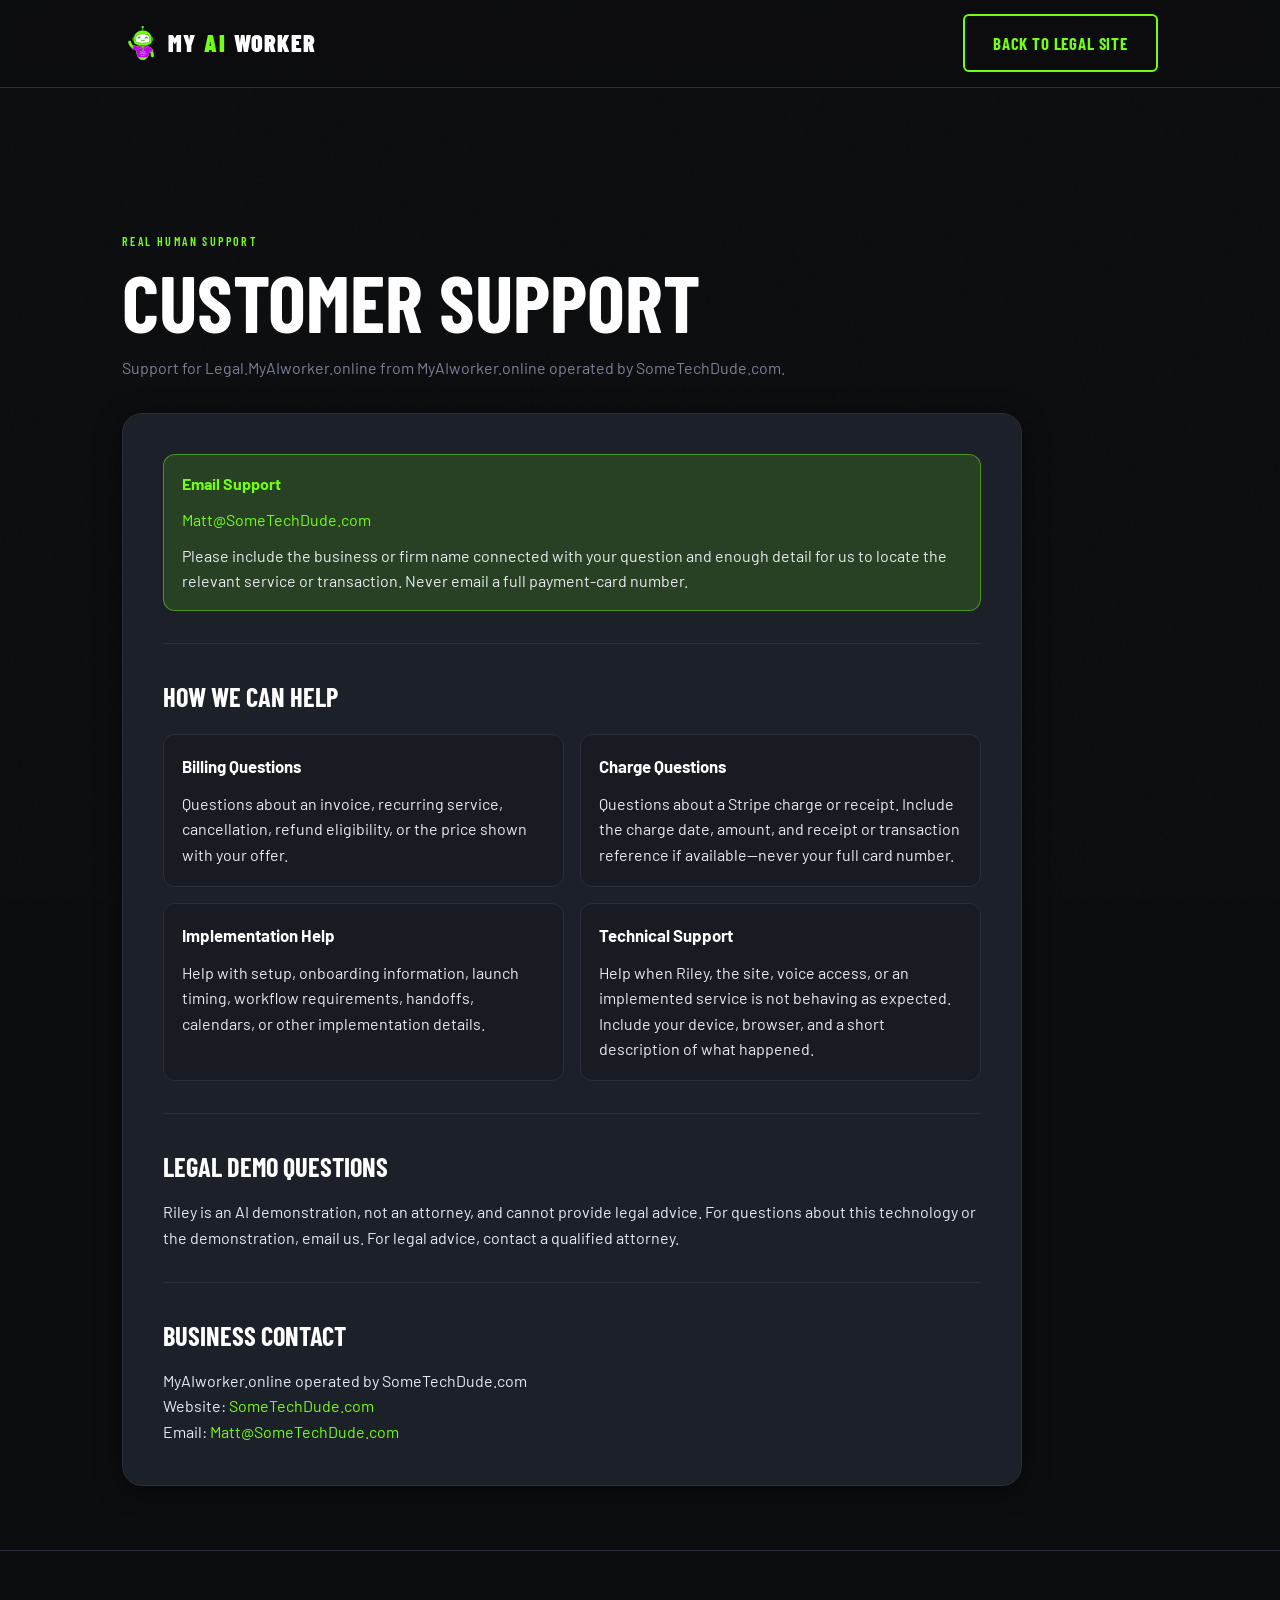
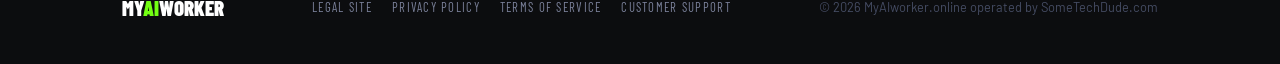
<file: support.html>
<!DOCTYPE html>
<html lang="en">
<head>
  <meta charset="UTF-8">
  <meta name="viewport" content="width=device-width, initial-scale=1.0">
  <base href="/">
  <meta name="description" content="Customer support for Legal.MyAIworker.online services, billing, charges, implementation, and technical questions.">
  <meta name="theme-color" content="#0c0d0f">
  <link rel="canonical" href="https://legal.myaiworker.online/support.html">
  <link rel="icon" href="favicon.ico" sizes="48x48">
  <link rel="stylesheet" href="css/style.css?v=20260901-2">
  <title>Customer Support | Legal.MyAIworker.online</title>
</head>
<body>
  <nav class="site-nav" aria-label="Support navigation">
    <div class="container nav-inner">
      <a href="/" class="nav-logo"><img src="images/logo-512.png" alt="MyAIworker mascot" class="nav-logo-img">My<span>AI</span>Worker</a>
      <a href="/" class="btn btn--outline">Back to Legal Site</a>
    </div>
  </nav>

  <main class="policy-main">
    <div class="container">
      <header class="policy-header">
        <span class="section-label">Real Human Support</span>
        <h1>Customer Support</h1>
        <p>Support for Legal.MyAIworker.online from MyAIworker.online operated by SomeTechDude.com.</p>
      </header>

      <article class="policy-card">
        <section class="policy-section policy-callout">
          <strong>Email Support</strong>
          <p><a href="mailto:Matt@SomeTechDude.com">Matt@SomeTechDude.com</a></p>
          <p>Please include the business or firm name connected with your question and enough detail for us to locate the relevant service or transaction. Never email a full payment-card number.</p>
        </section>

        <section class="policy-section">
          <h2>How We Can Help</h2>
          <div class="support-grid">
            <div class="support-card"><h3>Billing Questions</h3><p>Questions about an invoice, recurring service, cancellation, refund eligibility, or the price shown with your offer.</p></div>
            <div class="support-card"><h3>Charge Questions</h3><p>Questions about a Stripe charge or receipt. Include the charge date, amount, and receipt or transaction reference if available—never your full card number.</p></div>
            <div class="support-card"><h3>Implementation Help</h3><p>Help with setup, onboarding information, launch timing, workflow requirements, handoffs, calendars, or other implementation details.</p></div>
            <div class="support-card"><h3>Technical Support</h3><p>Help when Riley, the site, voice access, or an implemented service is not behaving as expected. Include your device, browser, and a short description of what happened.</p></div>
          </div>
        </section>

        <section class="policy-section">
          <h2>Legal Demo Questions</h2>
          <p>Riley is an AI demonstration, not an attorney, and cannot provide legal advice. For questions about this technology or the demonstration, email us. For legal advice, contact a qualified attorney.</p>
        </section>

        <section class="policy-section">
          <h2>Business Contact</h2>
          <p>MyAIworker.online operated by SomeTechDude.com<br>Website: <a href="https://sometechdude.com" target="_blank" rel="noopener">SomeTechDude.com</a><br>Email: <a href="mailto:Matt@SomeTechDude.com">Matt@SomeTechDude.com</a></p>
        </section>
      </article>
    </div>
  </main>

  <footer class="site-footer">
    <div class="container footer-inner">
      <div class="footer-logo">My<span>AI</span>Worker</div>
      <nav class="footer-links" aria-label="Footer navigation"><a href="/">Legal Site</a><a href="privacy.html">Privacy Policy</a><a href="terms.html">Terms of Service</a><a href="support.html">Customer Support</a></nav>
      <p class="footer-copy">&copy; <span id="year"></span> MyAIworker.online operated by SomeTechDude.com</p>
    </div>
  </footer>
  <script>document.getElementById('year').textContent = new Date().getFullYear();</script>
</body>
</html>
</file>
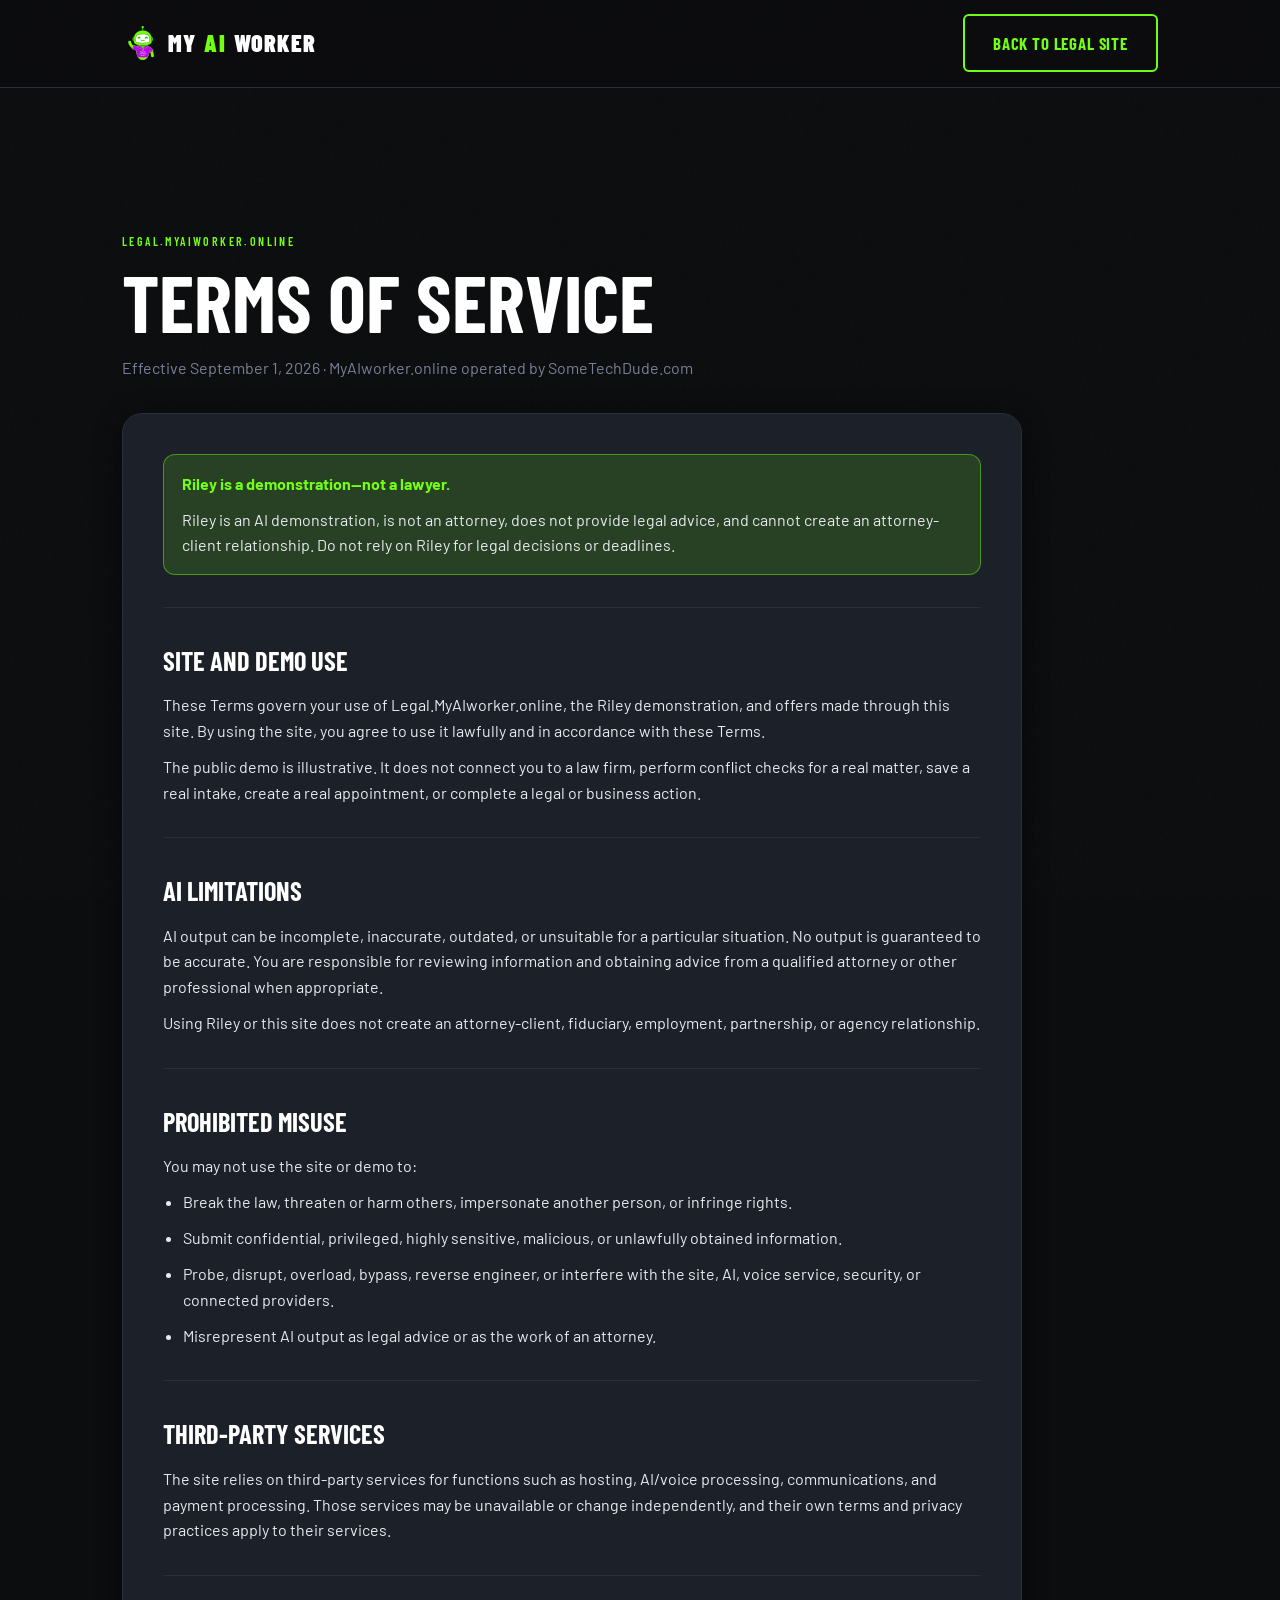
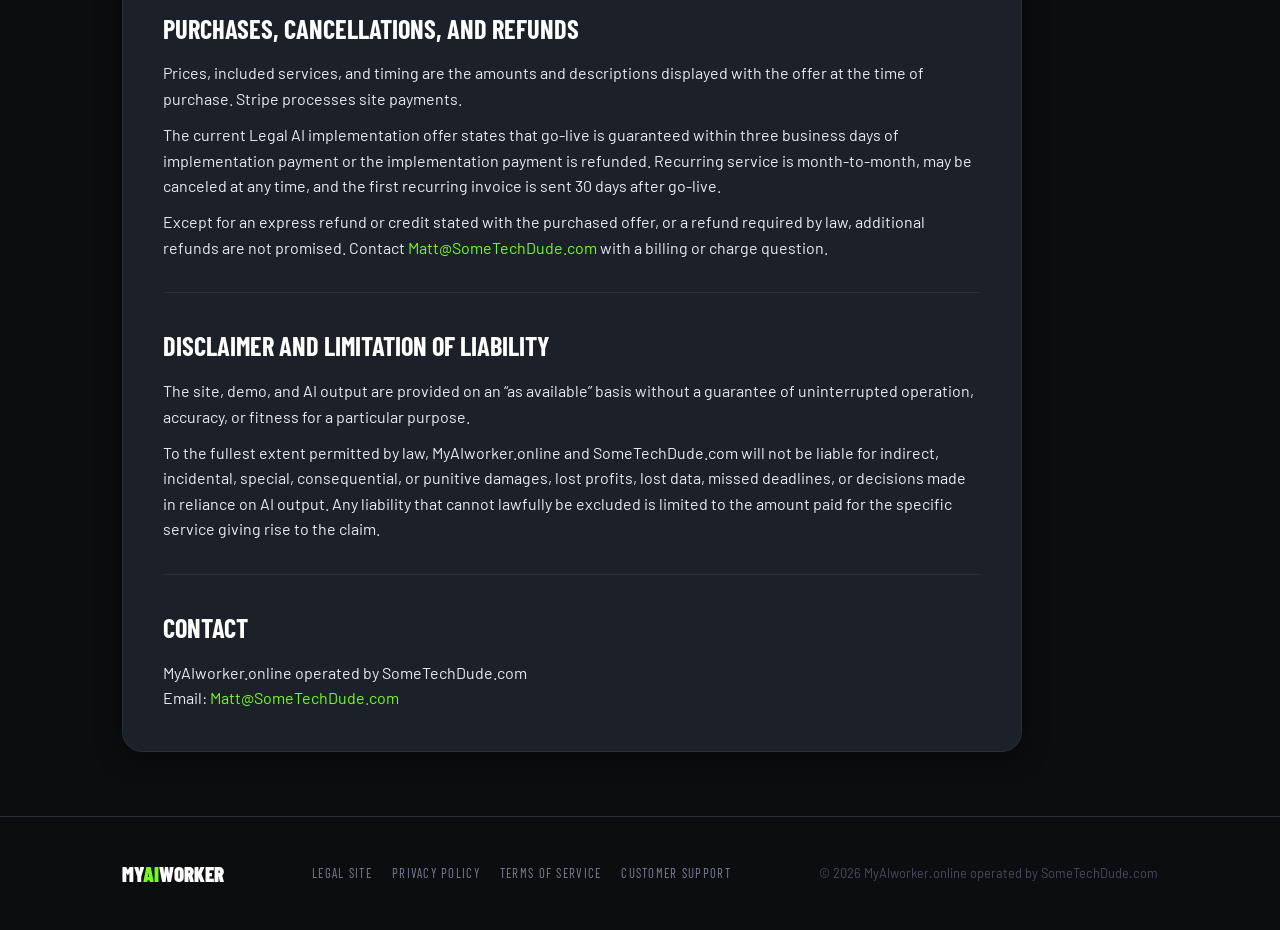
<file: terms.html>
<!DOCTYPE html>
<html lang="en">
<head>
  <meta charset="UTF-8">
  <meta name="viewport" content="width=device-width, initial-scale=1.0">
  <base href="/">
  <meta name="description" content="Terms of Service for Legal.MyAIworker.online and the Riley AI demonstration.">
  <meta name="theme-color" content="#0c0d0f">
  <link rel="canonical" href="https://legal.myaiworker.online/terms.html">
  <link rel="icon" href="favicon.ico" sizes="48x48">
  <link rel="stylesheet" href="css/style.css?v=20260901-2">
  <title>Terms of Service | Legal.MyAIworker.online</title>
</head>
<body>
  <nav class="site-nav" aria-label="Terms navigation">
    <div class="container nav-inner">
      <a href="/" class="nav-logo"><img src="images/logo-512.png" alt="MyAIworker mascot" class="nav-logo-img">My<span>AI</span>Worker</a>
      <a href="/" class="btn btn--outline">Back to Legal Site</a>
    </div>
  </nav>

  <main class="policy-main">
    <div class="container">
      <header class="policy-header">
        <span class="section-label">Legal.MyAIworker.online</span>
        <h1>Terms of Service</h1>
        <p>Effective September 1, 2026 · MyAIworker.online operated by SomeTechDude.com</p>
      </header>

      <article class="policy-card">
        <section class="policy-section policy-callout">
          <strong>Riley is a demonstration—not a lawyer.</strong>
          <p>Riley is an AI demonstration, is not an attorney, does not provide legal advice, and cannot create an attorney-client relationship. Do not rely on Riley for legal decisions or deadlines.</p>
        </section>

        <section class="policy-section">
          <h2>Site and Demo Use</h2>
          <p>These Terms govern your use of Legal.MyAIworker.online, the Riley demonstration, and offers made through this site. By using the site, you agree to use it lawfully and in accordance with these Terms.</p>
          <p>The public demo is illustrative. It does not connect you to a law firm, perform conflict checks for a real matter, save a real intake, create a real appointment, or complete a legal or business action.</p>
        </section>

        <section class="policy-section">
          <h2>AI Limitations</h2>
          <p>AI output can be incomplete, inaccurate, outdated, or unsuitable for a particular situation. No output is guaranteed to be accurate. You are responsible for reviewing information and obtaining advice from a qualified attorney or other professional when appropriate.</p>
          <p>Using Riley or this site does not create an attorney-client, fiduciary, employment, partnership, or agency relationship.</p>
        </section>

        <section class="policy-section">
          <h2>Prohibited Misuse</h2>
          <p>You may not use the site or demo to:</p>
          <ul>
            <li>Break the law, threaten or harm others, impersonate another person, or infringe rights.</li>
            <li>Submit confidential, privileged, highly sensitive, malicious, or unlawfully obtained information.</li>
            <li>Probe, disrupt, overload, bypass, reverse engineer, or interfere with the site, AI, voice service, security, or connected providers.</li>
            <li>Misrepresent AI output as legal advice or as the work of an attorney.</li>
          </ul>
        </section>

        <section class="policy-section">
          <h2>Third-Party Services</h2>
          <p>The site relies on third-party services for functions such as hosting, AI/voice processing, communications, and payment processing. Those services may be unavailable or change independently, and their own terms and privacy practices apply to their services.</p>
        </section>

        <section class="policy-section">
          <h2>Purchases, Cancellations, and Refunds</h2>
          <p>Prices, included services, and timing are the amounts and descriptions displayed with the offer at the time of purchase. Stripe processes site payments.</p>
          <p>The current Legal AI implementation offer states that go-live is guaranteed within three business days of implementation payment or the implementation payment is refunded. Recurring service is month-to-month, may be canceled at any time, and the first recurring invoice is sent 30 days after go-live.</p>
          <p>Except for an express refund or credit stated with the purchased offer, or a refund required by law, additional refunds are not promised. Contact <a href="mailto:Matt@SomeTechDude.com">Matt@SomeTechDude.com</a> with a billing or charge question.</p>
        </section>

        <section class="policy-section">
          <h2>Disclaimer and Limitation of Liability</h2>
          <p>The site, demo, and AI output are provided on an “as available” basis without a guarantee of uninterrupted operation, accuracy, or fitness for a particular purpose.</p>
          <p>To the fullest extent permitted by law, MyAIworker.online and SomeTechDude.com will not be liable for indirect, incidental, special, consequential, or punitive damages, lost profits, lost data, missed deadlines, or decisions made in reliance on AI output. Any liability that cannot lawfully be excluded is limited to the amount paid for the specific service giving rise to the claim.</p>
        </section>

        <section class="policy-section">
          <h2>Contact</h2>
          <p>MyAIworker.online operated by SomeTechDude.com<br>Email: <a href="mailto:Matt@SomeTechDude.com">Matt@SomeTechDude.com</a></p>
        </section>
      </article>
    </div>
  </main>

  <footer class="site-footer">
    <div class="container footer-inner">
      <div class="footer-logo">My<span>AI</span>Worker</div>
      <nav class="footer-links" aria-label="Footer navigation"><a href="/">Legal Site</a><a href="privacy.html">Privacy Policy</a><a href="terms.html">Terms of Service</a><a href="support.html">Customer Support</a></nav>
      <p class="footer-copy">&copy; <span id="year"></span> MyAIworker.online operated by SomeTechDude.com</p>
    </div>
  </footer>
  <script>document.getElementById('year').textContent = new Date().getFullYear();</script>
</body>
</html>
</file>
<file: css/style.css>
/* ============================================================
   MyAIworker.online — style.css
   Mobile-first, fully responsive
   Aesthetic: Industrial-tech, dark, amber accent, gritty-bold
   ============================================================ */

/* ── GOOGLE FONTS ─────────────────────────────────────────── */
@import url('https://fonts.googleapis.com/css2?family=Barlow+Condensed:wght@400;600;700;900&family=Barlow:ital,wght@0,400;0,500;0,600;1,400&display=swap');

/* ── CSS VARIABLES ────────────────────────────────────────── */
:root {
  --clr-bg:         #0c0d0f;
  --clr-bg-2:       #111318;
  --clr-bg-3:       #181b22;
  --clr-surface:    #1c2028;
  --clr-border:     #2a2e3a;
  --clr-amber:      #72FF13;
  --clr-amber-dim:  #5BCC0F;
  --clr-amber-glow: rgba(114, 255, 19, 0.15);
  --clr-green:      #3ecf6e;
  --clr-green-dim:  rgba(62, 207, 110, 0.12);
  --clr-text:       #e8eaf0;
  --clr-text-muted: #7a8099;
  --clr-text-dim:   #454c63;
  --clr-white:      #ffffff;
  --clr-danger:     #e05252;

  --font-display: 'Barlow Condensed', sans-serif;
  --font-body:    'Barlow', sans-serif;

  --radius-sm:  6px;
  --radius-md:  12px;
  --radius-lg:  20px;

  --shadow-amber: 0 0 32px rgba(114, 255, 19, 0.25);
  --shadow-card:  0 4px 24px rgba(0, 0, 0, 0.5);

  --max-w: 1100px;
  --gap:   clamp(1rem, 4vw, 2rem);
}

/* ── RESET ────────────────────────────────────────────────── */
*, *::before, *::after {
  box-sizing: border-box;
  margin: 0;
  padding: 0;
}

html {
  scroll-behavior: smooth;
  font-size: 16px;
}

body {
  background-color: var(--clr-bg);
  color: var(--clr-text);
  font-family: var(--font-body);
  font-size: 1rem;
  line-height: 1.6;
  -webkit-font-smoothing: antialiased;
  overflow-x: hidden;
}

img {
  max-width: 100%;
  height: auto;
  display: block;
}

a {
  color: var(--clr-amber);
  text-decoration: none;
  transition: opacity 0.2s;
}

a:hover { opacity: 0.8; }

ul { list-style: none; }

/* ── NOISE TEXTURE OVERLAY ────────────────────────────────── */
body::before {
  content: '';
  position: fixed;
  inset: 0;
  background-image: url("data:image/svg+xml,%3Csvg viewBox='0 0 256 256' xmlns='http://www.w3.org/2000/svg'%3E%3Cfilter id='noise'%3E%3CfeTurbulence type='fractalNoise' baseFrequency='0.9' numOctaves='4' stitchTiles='stitch'/%3E%3C/filter%3E%3Crect width='100%25' height='100%25' filter='url(%23noise)' opacity='0.04'/%3E%3C/svg%3E");
  pointer-events: none;
  z-index: 0;
  opacity: 0.4;
}

/* ── LAYOUT UTILITIES ─────────────────────────────────────── */
.container {
  width: 100%;
  max-width: var(--max-w);
  margin-inline: auto;
  padding-inline: clamp(1rem, 5vw, 2rem);
}

.section {
  padding-block: clamp(3rem, 8vw, 6rem);
  position: relative;
  z-index: 1;
}

.section--alt {
  background-color: var(--clr-bg-2);
}

.section--dark {
  background-color: var(--clr-bg-3);
}

.section--muted {
  background-color: var(--clr-bg-2);
  border-top: 1px solid rgba(255,255,255,0.06);
  border-bottom: 1px solid rgba(255,255,255,0.06);
}

.text-center { text-align: center; }
.text-amber  { color: var(--clr-amber); }
.text-muted  { color: var(--clr-text-muted); }
.text-green  { color: var(--clr-green); }

/* ── TYPOGRAPHY ───────────────────────────────────────────── */
.display-1 {
  font-family: var(--font-display);
  font-size: clamp(2.8rem, 10vw, 6.5rem);
  font-weight: 900;
  line-height: 0.95;
  letter-spacing: -0.02em;
  text-transform: uppercase;
}

.display-2 {
  font-family: var(--font-display);
  font-size: clamp(2rem, 6vw, 4rem);
  font-weight: 700;
  line-height: 1;
  text-transform: uppercase;
}

.display-3 {
  font-family: var(--font-display);
  font-size: clamp(1.4rem, 4vw, 2.2rem);
  font-weight: 600;
  text-transform: uppercase;
  letter-spacing: 0.02em;
}

.section-label {
  font-family: var(--font-display);
  font-size: 0.75rem;
  font-weight: 600;
  letter-spacing: 0.2em;
  text-transform: uppercase;
  color: var(--clr-amber);
  display: block;
  margin-bottom: 0.75rem;
}

.section-title {
  font-family: var(--font-display);
  font-size: clamp(1.8rem, 5vw, 3rem);
  font-weight: 700;
  text-transform: uppercase;
  line-height: 1.05;
  margin-bottom: 1rem;
}

.section-sub {
  font-size: clamp(1rem, 2.5vw, 1.15rem);
  color: var(--clr-text-muted);
  max-width: 600px;
  line-height: 1.7;
}

/* ── BUTTONS ──────────────────────────────────────────────── */
.btn {
  display: inline-flex;
  align-items: center;
  justify-content: center;
  gap: 0.5rem;
  padding: 0.85rem 1.75rem;
  border-radius: var(--radius-sm);
  font-family: var(--font-display);
  font-size: 1.05rem;
  font-weight: 700;
  letter-spacing: 0.05em;
  text-transform: uppercase;
  border: none;
  cursor: pointer;
  transition: transform 0.15s, box-shadow 0.15s, opacity 0.15s;
  text-decoration: none;
  position: relative;
  overflow: hidden;
  white-space: nowrap;
}

.btn:active { transform: scale(0.97); }

.btn--primary {
  background: var(--clr-amber);
  color: #0c0d0f;
  box-shadow: 0 4px 20px rgba(114, 255, 19, 0.4);
}

.btn--primary:hover {
  box-shadow: 0 6px 30px rgba(114, 255, 19, 0.6);
  opacity: 1;
  transform: translateY(-2px);
}

.btn--outline {
  background: transparent;
  color: var(--clr-amber);
  border: 2px solid var(--clr-amber);
}

.btn--outline:hover {
  background: var(--clr-amber-glow);
  transform: translateY(-2px);
}

.btn--green {
  background: var(--clr-green);
  color: #0c0d0f;
  box-shadow: 0 4px 20px rgba(62, 207, 110, 0.35);
}

.btn--green:hover {
  box-shadow: 0 6px 30px rgba(62, 207, 110, 0.5);
  transform: translateY(-2px);
  opacity: 1;
}

.btn--lg {
  padding: 1.1rem 2.5rem;
  font-size: 1.2rem;
}

.btn--full { width: 100%; }

/* ── NAV ──────────────────────────────────────────────────── */
.site-nav {
  position: sticky;
  top: 0;
  z-index: 900;
  background: rgba(12, 13, 15, 0.92);
  backdrop-filter: blur(12px);
  border-bottom: 1px solid var(--clr-border);
  padding-block: 0.9rem;
}

.nav-inner {
  display: flex;
  align-items: center;
  justify-content: space-between;
  gap: 1rem;
}

.nav-logo {
  font-family: var(--font-display);
  font-size: 1.5rem;
  font-weight: 900;
  text-transform: uppercase;
  letter-spacing: 0.05em;
  color: var(--clr-white);
  text-decoration: none;
}

.nav-logo span { color: var(--clr-amber); }

.nav-logo {
  display: inline-flex;
  align-items: center;
  gap: 0.5rem;
}

.nav-logo-img {
  height: 38px;
  width: auto;
  display: block;
}

.nav-links {
  display: none;
  gap: 1.5rem;
  align-items: center;
}

.nav-links a {
  font-family: var(--font-display);
  font-size: 0.9rem;
  font-weight: 600;
  letter-spacing: 0.1em;
  text-transform: uppercase;
  color: var(--clr-text-muted);
  text-decoration: none;
  transition: color 0.2s;
}

.nav-links a:hover { color: var(--clr-amber); }

.nav-cta { display: none; }

/* ── HERO ─────────────────────────────────────────────────── */
.hero {
  min-height: 100svh;
  display: flex;
  flex-direction: column;
  justify-content: center;
  position: relative;
  overflow: hidden;
  padding-block: clamp(4rem, 10vw, 6rem);
}

.hero-bg {
  position: absolute;
  inset: 0;
  background:
    radial-gradient(ellipse 80% 60% at 50% 0%, rgba(114,255,19,0.08) 0%, transparent 70%),
    radial-gradient(ellipse 60% 40% at 100% 100%, rgba(62,207,110,0.04) 0%, transparent 60%);
  z-index: 0;
}

.hero-grid-lines {
  position: absolute;
  inset: 0;
  background-image:
    linear-gradient(rgba(114,255,19,0.04) 1px, transparent 1px),
    linear-gradient(90deg, rgba(114,255,19,0.04) 1px, transparent 1px);
  background-size: 60px 60px;
  z-index: 0;
}

.hero-content {
  position: relative;
  z-index: 1;
}

.hero-eyebrow {
  display: inline-flex;
  align-items: center;
  gap: 0.5rem;
  background: var(--clr-amber-glow);
  border: 1px solid rgba(114,255,19,0.3);
  border-radius: 100px;
  padding: 0.35rem 1rem;
  font-family: var(--font-display);
  font-size: 0.75rem;
  font-weight: 600;
  letter-spacing: 0.15em;
  text-transform: uppercase;
  color: var(--clr-amber);
  margin-bottom: 1.5rem;
}

.hero-eyebrow .dot {
  width: 7px;
  height: 7px;
  background: var(--clr-green);
  border-radius: 50%;
  animation: blink 2s infinite;
}

@keyframes blink {
  0%, 100% { opacity: 1; }
  50%       { opacity: 0.3; }
}

.hero-title {
  margin-bottom: 1.5rem;
}

.hero-title .line-1 { color: var(--clr-white); }
.hero-title .line-2 { color: var(--clr-amber); }
.hero-title .line-3 { color: var(--clr-text-muted); font-weight: 400; }

/* ── VIDEO SHOWCASE ───────────────────────────────────────── */
.video-showcase {
  background: var(--clr-bg-2);
}

.video-showcase-inner {
  display: grid;
  gap: 2rem;
  align-items: center;
}

.video-showcase-copy .section-sub {
  margin-bottom: 0;
}

.video-embed {
  position: relative;
  width: 100%;
  aspect-ratio: 16 / 9;
  overflow: hidden;
  border: 1px solid var(--clr-border);
  border-radius: var(--radius-lg);
  background: #000;
  box-shadow: var(--shadow-amber);
}

.video-embed iframe {
  position: absolute;
  inset: 0;
  width: 100%;
  height: 100%;
  border: 0;
}

@media (min-width: 900px) {
  .video-showcase-inner {
    grid-template-columns: minmax(0, 0.8fr) minmax(0, 1.2fr);
    gap: 3rem;
  }
}

.hero-desc {
  font-size: clamp(1rem, 2.5vw, 1.2rem);
  color: var(--clr-text-muted);
  max-width: 540px;
  margin-bottom: 2rem;
  line-height: 1.7;
}

.hero-actions {
  display: flex;
  flex-direction: column;
  gap: 0.75rem;
  margin-bottom: 2.5rem;
}

.hero-talk-btn {
  min-width: min(100%, 320px);
  padding: 1.15rem 2rem;
  font-size: 1.2rem;
}

.hero-voice-prompt {
  display: flex;
  align-items: center;
  gap: 0.75rem;
  padding: 1rem 1.25rem;
  background: var(--clr-surface);
  border: 1px solid var(--clr-border);
  border-left: 3px solid var(--clr-amber);
  border-radius: var(--radius-md);
  font-size: 0.95rem;
  color: var(--clr-text-muted);
  cursor: pointer;
  transition: border-color 0.2s, background 0.2s;
}

.hero-voice-prompt:hover {
  background: var(--clr-bg-3);
  border-color: var(--clr-amber);
}

.hero-voice-prompt .mic-icon {
  width: 40px;
  height: 40px;
  background: var(--clr-amber);
  border-radius: 50%;
  display: flex;
  align-items: center;
  justify-content: center;
  flex-shrink: 0;
  animation: micPulse 2.5s infinite;
}

@keyframes micPulse {
  0%, 100% { box-shadow: 0 0 0 0 rgba(114,255,19,0.5); }
  50%       { box-shadow: 0 0 0 10px rgba(114,255,19,0); }
}

.hero-stats {
  display: flex;
  flex-wrap: wrap;
  gap: 1.5rem;
}

.hero-stat {
  display: flex;
  flex-direction: column;
}

.hero-stat .num {
  font-family: var(--font-display);
  font-size: 2rem;
  font-weight: 900;
  color: var(--clr-amber);
  line-height: 1;
}

.hero-stat .label {
  font-size: 0.8rem;
  color: var(--clr-text-muted);
  text-transform: uppercase;
  letter-spacing: 0.08em;
}

/* ── HOW IT WORKS ─────────────────────────────────────────── */
.steps-grid {
  display: grid;
  gap: 1.5rem;
  margin-top: 2.5rem;
}

.step-card {
  background: var(--clr-surface);
  border: 1px solid var(--clr-border);
  border-radius: var(--radius-md);
  padding: 1.5rem;
  display: flex;
  gap: 1.25rem;
  align-items: flex-start;
  transition: border-color 0.2s, transform 0.2s;
}

.step-card:hover {
  border-color: var(--clr-amber);
  transform: translateY(-3px);
}

.step-num {
  font-family: var(--font-display);
  font-size: 2.5rem;
  font-weight: 900;
  color: var(--clr-amber);
  line-height: 1;
  min-width: 2.5rem;
  opacity: 0.6;
}

.step-body h3 {
  font-family: var(--font-display);
  font-size: 1.2rem;
  font-weight: 700;
  text-transform: uppercase;
  margin-bottom: 0.4rem;
  color: var(--clr-white);
}

.step-body p {
  font-size: 0.95rem;
  color: var(--clr-text-muted);
  line-height: 1.6;
}

.step-body p + p {
  margin-top: 0.75rem;
}

/* ── FEATURE LIST ─────────────────────────────────────────── */
.feature-list {
  display: grid;
  gap: 0.75rem;
  margin-top: 1.5rem;
}

.feature-item {
  display: flex;
  align-items: flex-start;
  gap: 0.75rem;
  font-size: 0.95rem;
  color: var(--clr-text-muted);
}

.feature-item .check {
  color: var(--clr-green);
  font-size: 1.1rem;
  margin-top: 0.05rem;
  flex-shrink: 0;
}

.feature-item strong { color: var(--clr-text); }

/* ── COMPARISON TABLE ─────────────────────────────────────── */
.comparison-wrap {
  overflow-x: auto;
  border-radius: var(--radius-md);
  border: 1px solid var(--clr-border);
  margin-top: 2rem;
}

.comparison-table {
  width: 100%;
  min-width: 560px;
  border-collapse: collapse;
  font-size: 0.9rem;
}

.comparison-table th {
  background: var(--clr-surface);
  font-family: var(--font-display);
  font-size: 0.75rem;
  letter-spacing: 0.15em;
  text-transform: uppercase;
  color: var(--clr-text-muted);
  padding: 0.85rem 1rem;
  text-align: left;
  border-bottom: 1px solid var(--clr-border);
}

.comparison-table td {
  padding: 0.85rem 1rem;
  border-bottom: 1px solid var(--clr-border);
  color: var(--clr-text-muted);
  vertical-align: middle;
}

.comparison-table tr:last-child td { border-bottom: none; }

.comparison-table tr:hover td {
  background: rgba(114,255,19,0.03);
}

.comparison-table .highlight-row td {
  background: rgba(114,255,19,0.06);
  color: var(--clr-text);
  font-weight: 600;
}

.comparison-table .highlight-row td:first-child {
  color: var(--clr-amber);
  font-family: var(--font-display);
  font-size: 1rem;
}

.strike {
  text-decoration: line-through;
  opacity: 0.5;
}

/* ── ADVANCED AI NOTE ─────────────────────────────────────── */
.advanced-note {
  margin-top: 2rem;
  padding: 1.25rem 1.5rem;
  border: 1px solid var(--clr-border);
  border-left: 3px solid var(--clr-text-dim);
  border-radius: var(--radius-md);
  font-size: 0.9rem;
  color: var(--clr-text-muted);
  background: var(--clr-surface);
}

.advanced-note a {
  color: var(--clr-amber);
}

/* ── TESTIMONIAL / TRUST BAR ──────────────────────────────── */
.trust-bar {
  display: flex;
  flex-wrap: wrap;
  gap: 1.5rem;
  justify-content: center;
  margin-top: 2rem;
  padding: 1.5rem;
  background: var(--clr-surface);
  border: 1px solid var(--clr-border);
  border-radius: var(--radius-md);
}

.trust-item {
  display: flex;
  align-items: center;
  gap: 0.5rem;
  font-size: 0.85rem;
  color: var(--clr-text-muted);
  font-family: var(--font-display);
  font-weight: 600;
  letter-spacing: 0.05em;
  text-transform: uppercase;
}

.trust-item .icon { font-size: 1.1rem; }

/* ── FOOTER ───────────────────────────────────────────────── */
.site-footer {
  background: var(--clr-bg);
  border-top: 1px solid var(--clr-border);
  padding-block: 2.5rem;
  position: relative;
  z-index: 1;
}

.footer-inner {
  display: flex;
  flex-direction: column;
  gap: 1.5rem;
  align-items: center;
  text-align: center;
}

.footer-logo {
  font-family: var(--font-display);
  font-size: 1.3rem;
  font-weight: 900;
  text-transform: uppercase;
  color: var(--clr-white);
}

.footer-logo span { color: var(--clr-amber); }

.footer-links {
  display: flex;
  flex-wrap: wrap;
  gap: 1.25rem;
  justify-content: center;
}

.footer-links a {
  font-family: var(--font-display);
  font-size: 0.8rem;
  letter-spacing: 0.1em;
  text-transform: uppercase;
  color: var(--clr-text-muted);
}

.footer-links a:hover { color: var(--clr-amber); }

.footer-copy {
  font-size: 0.8rem;
  color: var(--clr-text-dim);
}

.footer-copy a { color: var(--clr-text-dim); }
.footer-copy a:hover { color: var(--clr-amber); }

/* ── ANIMATIONS ───────────────────────────────────────────── */
@keyframes fadeUp {
  from { opacity: 0; transform: translateY(24px); }
  to   { opacity: 1; transform: translateY(0); }
}

.fade-up {
  animation: fadeUp 0.6s ease both;
}

.fade-up-1 { animation-delay: 0.1s; }
.fade-up-2 { animation-delay: 0.2s; }
.fade-up-3 { animation-delay: 0.3s; }
.fade-up-4 { animation-delay: 0.4s; }
.fade-up-5 { animation-delay: 0.5s; }

/* ── RESPONSIVE: TABLET 640px+ ────────────────────────────── */
@media (min-width: 640px) {
  .hero-actions {
    flex-direction: row;
    flex-wrap: wrap;
  }

  .steps-grid {
    grid-template-columns: 1fr 1fr;
  }
}

/* ── RESPONSIVE: DESKTOP 900px+ ───────────────────────────── */
@media (min-width: 900px) {
  .nav-links { display: flex; }
  .nav-cta   { display: flex; }

  .steps-grid {
    grid-template-columns: repeat(3, 1fr);
  }

  .footer-inner {
    flex-direction: row;
    justify-content: space-between;
    text-align: left;
  }

  .footer-links { justify-content: flex-start; }
}

/* ── LEGAL AI NOTICE ──────────────────────────────────────── */
.legal-ai-notice {
  position: relative;
  z-index: 1;
  padding-block: 1rem;
  border-block: 1px solid rgba(114, 255, 19, 0.45);
  background: rgba(114, 255, 19, 0.09);
}

.legal-ai-notice-inner {
  display: grid;
  gap: 0.35rem;
}

.legal-ai-notice strong {
  color: var(--clr-amber);
  font-family: var(--font-display);
  font-size: 1rem;
  letter-spacing: 0.08em;
  text-transform: uppercase;
}

.legal-ai-notice p { color: var(--clr-text); font-size: 0.92rem; }

/* ── TIME-RECOVERY CALCULATOR ─────────────────────────────── */
.time-calculator-section { background: var(--clr-bg-2); }

.time-calculator-shell {
  display: grid;
  min-width: 0;
  gap: 1.5rem;
  margin-top: 2.5rem;
}

.time-calculator-form,
.time-results {
  min-width: 0;
  padding: clamp(1.25rem, 4vw, 2rem);
  border: 1px solid var(--clr-border);
  border-radius: var(--radius-lg);
  background: var(--clr-surface);
  box-shadow: var(--shadow-card);
}

.time-table-heading {
  display: flex;
  flex-direction: column;
  align-items: flex-start;
  justify-content: space-between;
  gap: 1rem;
  margin-bottom: 1.25rem;
}

.time-table-heading h3 {
  color: var(--clr-white);
  font-family: var(--font-display);
  font-size: 1.6rem;
  font-weight: 800;
  text-transform: uppercase;
}

.time-table-heading p { margin-top: 0.25rem; color: var(--clr-text-muted); font-size: 0.9rem; }

.time-table-key {
  flex: 0 0 auto;
  padding: 0.35rem 0.65rem;
  border: 1px solid rgba(114, 255, 19, 0.4);
  border-radius: 999px;
  background: var(--clr-amber-glow);
  color: var(--clr-amber);
  font-size: 0.72rem;
  font-weight: 800;
  letter-spacing: 0.08em;
  text-transform: uppercase;
}

.time-table-wrap,
.time-task-table { min-width: 0; max-width: 100%; }
.time-task-table { display: block; width: 100%; border-collapse: separate; border-spacing: 0; }
.time-task-table caption {
  position: absolute;
  width: 1px;
  height: 1px;
  padding: 0;
  margin: -1px;
  overflow: hidden;
  clip: rect(0, 0, 0, 0);
  white-space: nowrap;
  border: 0;
}
.time-task-table thead { display: none; }
.time-task-table tbody { display: grid; gap: 0.8rem; }
.time-task-table tbody tr,
.time-task-table tfoot tr {
  display: block;
  padding: 1rem;
  border: 1px solid var(--clr-border);
  border-radius: var(--radius-md);
  background: var(--clr-bg-3);
}
.time-task-table th,
.time-task-table td { display: block; text-align: left; }
.time-task-table tbody th { padding-bottom: 0.75rem; color: var(--clr-white); font-size: 1rem; }
.time-task-table tbody td,
.time-task-table tfoot td {
  display: grid;
  grid-template-columns: minmax(0, 1fr) auto;
  align-items: center;
  gap: 0.75rem;
  padding: 0.65rem 0;
  border-bottom: 1px solid var(--clr-border);
}
.time-task-table tbody td:last-child,
.time-task-table tfoot td:last-child { border-bottom: 0; }
.time-task-table td::before {
  content: attr(data-label);
  color: var(--clr-text-muted);
  font-size: 0.72rem;
  font-weight: 700;
  letter-spacing: 0.05em;
  text-transform: uppercase;
}
.time-task-table tfoot { display: block; margin-top: 0.9rem; }
.time-task-table tfoot tr { border-color: rgba(114, 255, 19, 0.45); background: var(--clr-amber-glow); }
.time-task-table tfoot th {
  padding-bottom: 0.65rem;
  color: var(--clr-amber);
  font-family: var(--font-display);
  font-size: 1.25rem;
  text-transform: uppercase;
}
.time-task-table tfoot span { color: var(--clr-text-muted); font-size: 0.85rem; }
.time-task-table strong { color: var(--clr-white); white-space: nowrap; }
.time-task-table td:last-child strong { color: var(--clr-amber); }
.assist-rate {
  display: inline-flex;
  width: fit-content;
  padding: 0.3rem 0.55rem;
  border-radius: 999px;
  background: rgba(114, 255, 19, 0.12);
  color: var(--clr-green);
  font-size: 0.8rem;
  font-weight: 800;
  white-space: nowrap;
}
.time-table-input,
.currency-input { display: grid; grid-template-columns: minmax(64px, 1fr) auto; align-items: center; gap: 0.5rem; }
.time-table-input { grid-template-columns: 76px auto; }
.time-table-input small,
.currency-input small { color: var(--clr-text-muted); font-size: 0.72rem; white-space: nowrap; }
.time-calculator-form input {
  width: 100%;
  min-height: 46px;
  padding: 0.65rem 0.75rem;
  border: 1px solid var(--clr-border);
  border-radius: var(--radius-sm);
  background: var(--clr-bg);
  color: var(--clr-white);
  font: inherit;
}
.time-calculator-form input:focus { outline: 2px solid var(--clr-amber); outline-offset: 2px; }
.time-calculator-controls { display: grid; gap: 1rem; margin-top: 1.25rem; }
.hourly-value {
  display: grid;
  gap: 0.75rem;
  padding: 1rem;
  border: 1px solid rgba(114, 255, 19, 0.35);
  border-radius: var(--radius-md);
  background: var(--clr-amber-glow);
}
.currency-input { grid-template-columns: auto minmax(90px, 1fr) auto; }
.currency-input > span { color: var(--clr-amber); font-family: var(--font-display); font-size: 1.5rem; font-weight: 800; }
.time-calculator-controls > .btn { width: 100%; }
.privacy-note,
.conversation-note,
.estimate-note { margin-top: 1rem; color: var(--clr-text-muted); font-size: 0.82rem; }
.privacy-note strong { color: var(--clr-green); }
.time-results { align-self: start; background: linear-gradient(145deg, var(--clr-bg-3), var(--clr-bg)); }
.time-results:focus { outline: 2px solid var(--clr-amber); outline-offset: 3px; }
.time-result-primary {
  display: block;
  margin-top: 0.35rem;
  color: var(--clr-amber);
  font-family: var(--font-display);
  font-size: clamp(2.2rem, 7vw, 4.5rem);
  line-height: 0.95;
  text-transform: uppercase;
}
.time-result-summary { margin-top: 0.85rem; color: var(--clr-text); }
.time-metrics { display: grid; grid-template-columns: 1fr 1fr; gap: 0.75rem; margin-top: 1.5rem; }
.time-metrics > div { padding: 1rem; border: 1px solid var(--clr-border); border-radius: var(--radius-md); background: var(--clr-surface); }
.time-metrics span { display: block; color: var(--clr-text-muted); font-size: 0.72rem; letter-spacing: 0.06em; text-transform: uppercase; }
.time-metrics strong { display: block; margin-top: 0.25rem; color: var(--clr-white); font-family: var(--font-display); font-size: clamp(1.35rem, 4vw, 2rem); }
.time-recommendations { margin-top: 1.5rem; }
.time-recommendations h3 { color: var(--clr-white); font-family: var(--font-display); font-size: 1.5rem; text-transform: uppercase; }
.time-recommendations ol { display: grid; gap: 0.65rem; margin-top: 0.75rem; counter-reset: time-opportunity; }
.time-recommendations li { position: relative; padding-left: 2.25rem; color: var(--clr-text); counter-increment: time-opportunity; }
.time-recommendations li::before { content: counter(time-opportunity); position: absolute; left: 0; top: 0; display: grid; place-items: center; width: 1.55rem; height: 1.55rem; border-radius: 50%; background: var(--clr-amber); color: var(--clr-bg); font-family: var(--font-display); font-weight: 900; }
.time-result-actions { display: flex; flex-direction: column; gap: 0.75rem; margin-top: 1.25rem; }

/* ── PLAN CALCULATOR ──────────────────────────────────────── */
.plan-calculator {
  display: grid;
  gap: 1.5rem;
  margin-top: 2.5rem;
  padding: clamp(1.25rem, 4vw, 2rem);
  border: 1px solid var(--clr-border);
  border-radius: var(--radius-lg);
  background: var(--clr-surface);
  box-shadow: var(--shadow-card);
}
.calculator-fields { display: grid; gap: 1rem; }
.plan-calculator label, .roi-box label { display: grid; gap: 0.4rem; color: var(--clr-text); font-weight: 600; }
.plan-calculator input, .plan-calculator select, .roi-box input {
  width: 100%;
  min-height: 48px;
  padding: 0.75rem;
  border: 1px solid var(--clr-border);
  border-radius: var(--radius-sm);
  background: var(--clr-bg);
  color: var(--clr-white);
  font: inherit;
}
.plan-calculator input:focus, .plan-calculator select:focus, .roi-box input:focus { outline: 2px solid var(--clr-amber); outline-offset: 2px; }
.calculator-result {
  display: flex;
  flex-direction: column;
  align-items: flex-start;
  gap: 0.4rem;
  padding: 1.5rem;
  border-radius: var(--radius-md);
  background: var(--clr-bg-3);
}
.result-label { color: var(--clr-text-muted); font-size: 0.78rem; letter-spacing: 0.1em; text-transform: uppercase; }
.calculator-result strong { color: var(--clr-white); font-family: var(--font-display); font-size: 1.5rem; }
.calculator-result .result-plan { color: var(--clr-amber); font-size: clamp(1.7rem, 5vw, 2.5rem); }
.calculator-result p { margin-bottom: 1rem; color: var(--clr-text-muted); }
.roi-box {
  display: grid;
  gap: 1rem;
  margin-top: 1.25rem;
  padding: 1.25rem;
  border: 1px solid var(--clr-border);
  border-radius: var(--radius-md);
  background: var(--clr-bg-2);
}
.roi-box h3 { color: var(--clr-white); font-family: var(--font-display); font-size: 1.35rem; text-transform: uppercase; }
.roi-box p, .roi-result span { color: var(--clr-text-muted); }
.roi-result { display: flex; flex-direction: column; justify-content: center; }
.roi-result strong { color: var(--clr-green); font-family: var(--font-display); font-size: 1.65rem; }

/* ── POLICY AND SUPPORT PAGES ─────────────────────────────── */
.policy-main { position: relative; z-index: 1; padding-block: clamp(6.5rem, 12vw, 9rem) 4rem; }
.policy-header { max-width: 780px; margin-bottom: 2rem; }
.policy-header h1 { margin-top: 0.5rem; color: var(--clr-white); font-family: var(--font-display); font-size: clamp(2.6rem, 8vw, 5rem); line-height: 0.95; text-transform: uppercase; }
.policy-header p { margin-top: 1rem; color: var(--clr-text-muted); }
.policy-card { max-width: 900px; padding: clamp(1.25rem, 4vw, 2.5rem); border: 1px solid var(--clr-border); border-radius: var(--radius-lg); background: var(--clr-surface); box-shadow: var(--shadow-card); }
.policy-section + .policy-section { margin-top: 2rem; padding-top: 2rem; border-top: 1px solid var(--clr-border); }
.policy-section h2 { color: var(--clr-white); font-family: var(--font-display); font-size: 1.65rem; text-transform: uppercase; }
.policy-section h3 { margin-top: 1.25rem; color: var(--clr-white); font-size: 1.05rem; }
.policy-section p, .policy-section li { margin-top: 0.65rem; color: var(--clr-text); }
.policy-section ul { margin-top: 0.65rem; padding-left: 1.25rem; list-style: disc; }
.policy-section a { overflow-wrap: anywhere; }
.policy-callout { padding: 1rem 1.15rem; border: 1px solid rgba(114, 255, 19, 0.45); border-radius: var(--radius-md); background: var(--clr-amber-glow); }
.policy-callout strong { color: var(--clr-amber); }
.support-grid { display: grid; gap: 1rem; margin-top: 1rem; }
.support-card { padding: 1.15rem; border: 1px solid var(--clr-border); border-radius: var(--radius-md); background: var(--clr-bg-3); }
.support-card h3 { margin-top: 0; color: var(--clr-white); }

@media (min-width: 360px) {
  .time-table-heading { flex-direction: row; }
}

@media (min-width: 760px) {
  .time-table-wrap { overflow: hidden; border: 1px solid var(--clr-border); border-radius: var(--radius-md); }
  .time-task-table { display: table; }
  .time-task-table thead { display: table-header-group; }
  .time-task-table tbody { display: table-row-group; }
  .time-task-table tfoot { display: table-footer-group; margin-top: 0; }
  .time-task-table tbody tr,
  .time-task-table tfoot tr { display: table-row; padding: 0; border: 0; border-radius: 0; background: transparent; }
  .time-task-table th,
  .time-task-table td { display: table-cell; padding: 1rem; border-bottom: 1px solid var(--clr-border); text-align: left; vertical-align: middle; }
  .time-task-table thead th { background: var(--clr-bg); color: var(--clr-text-muted); font-size: 0.72rem; letter-spacing: 0.07em; text-transform: uppercase; }
  .time-task-table thead th:first-child { width: 36%; }
  .time-task-table tbody th { padding: 1rem; color: var(--clr-white); font-size: 0.95rem; }
  .time-task-table tbody tr:last-child th,
  .time-task-table tbody tr:last-child td { border-bottom: 0; }
  .time-task-table tbody tr:hover { background: rgba(255, 255, 255, 0.025); }
  .time-task-table tbody td,
  .time-task-table tfoot td { display: table-cell; }
  .time-task-table td::before { content: none; }
  .time-task-table tfoot th,
  .time-task-table tfoot td { padding: 1rem; border-top: 1px solid rgba(114, 255, 19, 0.45); border-bottom: 0; background: var(--clr-amber-glow); }
  .time-task-table tfoot th { font-size: 1.1rem; }
  .time-table-input { grid-template-columns: 76px auto; }
  .time-calculator-controls { grid-template-columns: minmax(0, 1fr) auto; align-items: stretch; }
  .time-calculator-controls > .btn { width: auto; min-width: 255px; }
  .support-grid { grid-template-columns: 1fr 1fr; }
}

@media (min-width: 900px) {
  .time-calculator-shell { grid-template-columns: minmax(0, 1.4fr) minmax(320px, 0.8fr); align-items: start; }
  .plan-calculator { grid-template-columns: minmax(0, 1fr) minmax(320px, 0.9fr); }
}


/* Riley hero call button */
#legal-sales .agent-call-button{display:flex;align-items:center;gap:22px;width:100%;padding:25px 32px;min-height:112px;margin:0 0 10px;background:#72ff13;color:#0c0d0f;border:3px solid #bcff83;border-radius:12px;box-shadow:0 0 36px #72ff1355;font-family:var(--font-display);font-size:clamp(2rem,4vw,3.5rem);font-weight:900;line-height:1.05;text-align:left;cursor:pointer}
#legal-sales .agent-call-button small{display:block;font-family:var(--font-body);font-size:14px;font-weight:600;line-height:1.5;margin-top:8px}
#legal-sales .agent-call-button svg{flex-shrink:0}
#legal-sales .agent-call-arrow{margin-left:auto;font-size:1.15em}
#legal-sales .agent-call-button:hover{background:#95ff4b;box-shadow:0 0 48px #72ff1377}
#legal-sales .agent-call-button:focus-visible{outline:3px solid white;outline-offset:5px}
#legal-sales .agent-call-note{font-size:12px;color:#c6d0bf;margin-bottom:28px}
@media(max-width:620px){#legal-sales .agent-call-button{padding:20px 16px;gap:12px;min-height:104px;font-size:clamp(1.65rem,7.5vw,2.3rem)}#legal-sales .agent-call-button svg{width:28px;height:28px}#legal-sales .agent-call-button small{font-size:11px}#legal-sales .agent-call-note{font-size:11px;margin-bottom:22px}#legal-sales .agent-call-arrow{font-size:1em}}
</file>
<file: css/pricing.css>
/* ============================================================
   MyAIworker.online — pricing.css
   Mobile-first pricing cards
   ============================================================ */

/* ── PRICING SECTION ──────────────────────────────────────── */
.pricing-grid {
  display: grid;
  gap: 1.5rem;
  margin-top: 2.5rem;
}

/* ── URGENCY BANNER ───────────────────────────────────────── */
.urgency-banner {
  display: flex;
  align-items: center;
  justify-content: center;
  gap: 0.6rem;
  background: rgba(224, 82, 82, 0.12);
  border: 1px solid rgba(224, 82, 82, 0.35);
  border-radius: var(--radius-sm);
  padding: 0.65rem 1.25rem;
  font-family: var(--font-display);
  font-size: 0.85rem;
  font-weight: 700;
  letter-spacing: 0.1em;
  text-transform: uppercase;
  color: #e05252;
  margin-bottom: 2rem;
  text-align: center;
}

.urgency-banner .pulse-dot {
  width: 8px;
  height: 8px;
  background: #e05252;
  border-radius: 50%;
  flex-shrink: 0;
  animation: urgencyPulse 1.2s infinite;
}

@keyframes urgencyPulse {
  0%, 100% { box-shadow: 0 0 0 0 rgba(224,82,82,0.6); }
  50%       { box-shadow: 0 0 0 6px rgba(224,82,82,0); }
}

/* ── PRICING CARD ─────────────────────────────────────────── */
.pricing-card {
  min-width: 0;
  background: var(--clr-surface);
  border: 1px solid var(--clr-border);
  border-radius: var(--radius-lg);
  padding: clamp(1.5rem, 4vw, 2rem);
  display: flex;
  flex-direction: column;
  gap: 1.5rem;
  position: relative;
  transition: transform 0.25s, border-color 0.25s, box-shadow 0.25s;
}

.pricing-card:hover {
  transform: translateY(-5px);
  border-color: var(--clr-amber);
  box-shadow: var(--shadow-amber);
}

/* Featured card */
.pricing-card--featured {
  border-color: var(--clr-amber);
  background: linear-gradient(160deg, var(--clr-surface) 0%, rgba(114,255,19,0.05) 100%);
  box-shadow: var(--shadow-amber);
}

/* One-time card */
.pricing-card--onetime {
  border-color: rgba(62, 207, 110, 0.3);
}

.pricing-card--onetime:hover {
  border-color: var(--clr-green);
  box-shadow: 0 0 32px rgba(62, 207, 110, 0.2);
}

/* ── CARD BADGE ───────────────────────────────────────────── */
.card-badge {
  position: absolute;
  top: -1px;
  right: 1.5rem;
  padding: 0.3rem 0.9rem;
  border-radius: 0 0 var(--radius-sm) var(--radius-sm);
  font-family: var(--font-display);
  font-size: 0.7rem;
  font-weight: 700;
  letter-spacing: 0.12em;
  text-transform: uppercase;
}

.card-badge--amber {
  background: var(--clr-amber);
  color: #0c0d0f;
}

.card-badge--green {
  background: var(--clr-green);
  color: #0c0d0f;
}

.card-badge--red {
  background: var(--clr-danger);
  color: #ffffff;
}

/* ── CARD HEADER ──────────────────────────────────────────── */
.card-header {}

.card-icon {
  font-size: 2rem;
  margin-bottom: 0.75rem;
  display: block;
}

.card-name {
  font-family: var(--font-display);
  font-size: 1.5rem;
  font-weight: 700;
  text-transform: uppercase;
  letter-spacing: 0.03em;
  color: var(--clr-white);
  margin-bottom: 0.4rem;
}

.card-tagline {
  font-size: 0.9rem;
  color: var(--clr-text-muted);
  line-height: 1.5;
}

/* ── CARD PRICE ───────────────────────────────────────────── */
.card-price {
  display: flex;
  flex-direction: column;
  gap: 0.25rem;
}

.price-was {
  font-family: var(--font-display);
  font-size: 1rem;
  color: var(--clr-text-dim);
  text-decoration: line-through;
}

.price-now {
  display: flex;
  align-items: flex-end;
  gap: 0.3rem;
  line-height: 1;
}

.price-amount {
  font-family: var(--font-display);
  font-size: clamp(2.8rem, 8vw, 3.5rem);
  font-weight: 900;
  color: var(--clr-amber);
  line-height: 1;
}

.pricing-card--onetime .price-amount {
  color: var(--clr-green);
}

.price-period {
  font-family: var(--font-display);
  font-size: 1rem;
  color: var(--clr-text-muted);
  padding-bottom: 0.5rem;
}

.price-note {
  font-size: 0.82rem;
  color: var(--clr-text-muted);
  font-style: italic;
}

.monthly-price-highlight {
  color: var(--clr-amber);
  font-weight: 900;
}

.price-savings {
  display: inline-block;
  background: rgba(224, 82, 82, 0.12);
  border: 1px solid rgba(224, 82, 82, 0.3);
  color: #e05252;
  font-family: var(--font-display);
  font-size: 0.75rem;
  font-weight: 700;
  letter-spacing: 0.1em;
  text-transform: uppercase;
  padding: 0.2rem 0.6rem;
  border-radius: var(--radius-sm);
  margin-top: 0.4rem;
}

/* ── CARD FEATURES ────────────────────────────────────────── */
.card-features {
  display: flex;
  flex-direction: column;
  gap: 0.6rem;
  flex: 1;
}

.card-feature {
  display: flex;
  align-items: flex-start;
  gap: 0.65rem;
  font-size: 0.92rem;
  color: var(--clr-text-muted);
  line-height: 1.4;
}

.card-feature .check {
  color: var(--clr-green);
  flex-shrink: 0;
  margin-top: 0.1rem;
  font-size: 0.9rem;
}

.pricing-card--onetime .card-feature .check {
  color: var(--clr-green);
}

.card-feature strong {
  color: var(--clr-text);
}

/* ── CARD DIVIDER ─────────────────────────────────────────── */
.card-divider {
  height: 1px;
  background: var(--clr-border);
}

/* ── CARD CTA ─────────────────────────────────────────────── */
.card-cta {
  display: flex;
  flex-direction: column;
  gap: 0.6rem;
}

.card-guarantee {
  text-align: center;
  font-size: 0.78rem;
  color: var(--clr-text-dim);
}

/* ── INDUSTRY COMPARISON ──────────────────────────────────── */
.comparison-intro {
  max-width: 640px;
  margin-inline: auto;
  text-align: center;
  margin-bottom: 2rem;
}

.comparison-intro p {
  font-size: 1rem;
  color: var(--clr-text-muted);
  line-height: 1.7;
  margin-top: 0.75rem;
}

/* ── RESPONSIVE: TABLET 640px+ ────────────────────────────── */
@media (min-width: 640px) {
  .pricing-grid {
    grid-template-columns: 1fr 1fr;
  }
}

/* ── RESPONSIVE: DESKTOP 900px+ ───────────────────────────── */
@media (min-width: 900px) {
  .pricing-grid {
    grid-template-columns: repeat(2, 1fr);
    align-items: start;
    max-width: 880px;
    margin-inline: auto;
  }

  .pricing-card--featured {
    transform: scale(1.03);
  }

  .pricing-card--featured:hover {
    transform: scale(1.03) translateY(-5px);
  }
}
</file>
<file: style.css>
/* ==========================================================================
   SomeTechDude.com
   Mobile-first stylesheet. Dark "control room" palette, electric-blue primary.
   ========================================================================== */

/* ---------- TOKENS ---------- */
:root {
  --blue:        #3aa6ff;
  --blue-bright: #7cc6ff;
  --blue-deep:   #1c6fc4;
  --lime:        #c7ff3a;

  --bg:          #0b1120;
  --bg-alt:      #0e1526;
  --panel:       #141c30;
  --panel-hi:    #1a2440;
  --line:        #24304d;
  --line-soft:   #1b2439;

  --text:        #e8eef8;
  --text-mid:    #a9b6cd;
  --text-dim:    #8492ad;

  --radius:      14px;
  --radius-lg:   20px;
  --maxw:        1120px;

  --shadow:      0 1px 2px rgba(0,0,0,.4), 0 8px 24px rgba(0,0,0,.28);
  --shadow-lg:   0 24px 60px rgba(0,0,0,.45);

  --font:        "Inter", ui-sans-serif, system-ui, -apple-system, "Segoe UI", Roboto, Helvetica, Arial, sans-serif;
  --font-display:"Space Grotesk", var(--font);
  --font-mono:   ui-monospace, SFMono-Regular, Menlo, Consolas, monospace;

  --ease:        cubic-bezier(.4,0,.2,1);
}

/* ---------- RESET ---------- */
*, *::before, *::after { box-sizing: border-box; }
* { margin: 0; }

html {
  scroll-behavior: smooth;
  -webkit-text-size-adjust: 100%;
  scroll-padding-top: 84px;
}

body {
  font-family: var(--font);
  background: var(--bg);
  color: var(--text);
  line-height: 1.65;
  font-size: 1rem;
  -webkit-font-smoothing: antialiased;
  text-rendering: optimizeLegibility;
  overflow-x: hidden;
}

img, svg, picture { display: block; max-width: 100%; height: auto; }
a { color: var(--blue); text-decoration: none; }
a:hover { color: var(--blue-bright); }
ul, ol { padding-left: 1.15rem; }
li { margin-bottom: .45rem; }
strong { color: #fff; font-weight: 600; }

:focus-visible {
  outline: 2px solid var(--blue);
  outline-offset: 3px;
  border-radius: 4px;
}

@media (prefers-reduced-motion: reduce) {
  html { scroll-behavior: auto; }
  *, *::before, *::after {
    animation-duration: .01ms !important;
    transition-duration: .01ms !important;
  }
}

/* ---------- TYPOGRAPHY ---------- */
h1, h2, h3, h4 {
  font-family: var(--font-display);
  line-height: 1.15;
  letter-spacing: -.02em;
  color: #fff;
  font-weight: 700;
}
h1 { font-size: clamp(2.1rem, 7vw, 3.6rem); }
h2 { font-size: clamp(1.6rem, 4.6vw, 2.4rem); }
h3 { font-size: clamp(1.15rem, 2.6vw, 1.35rem); }
p  { color: var(--text-mid); }
p + p { margin-top: 1rem; }

.eyebrow {
  display: inline-flex;
  align-items: center;
  gap: .55rem;
  font-family: var(--font-mono);
  font-size: .74rem;
  font-weight: 600;
  letter-spacing: .16em;
  text-transform: uppercase;
  color: var(--lime);
  margin-bottom: .9rem;
}
.eyebrow::before {
  content: "";
  width: 22px; height: 2px;
  background: var(--lime);
  flex: none;
}

.lead { font-size: 1.08rem; color: var(--text-mid); }
.muted { color: var(--text-dim); font-size: .92rem; }
.center { text-align: center; }

/* ---------- SKIP LINK ---------- */
.skip {
  position: absolute;
  left: -9999px;
  top: 0;
  z-index: 200;
  background: var(--blue);
  color: #04101f;
  padding: .75rem 1.15rem;
  font-weight: 600;
  border-radius: 0 0 8px 0;
}
.skip:focus { left: 0; }

/* ---------- LAYOUT ---------- */
.wrap {
  width: 100%;
  max-width: var(--maxw);
  margin-inline: auto;
  padding-inline: 1.25rem;
}

section { padding-block: clamp(3.2rem, 8vw, 5.5rem); }
.section-alt { background: var(--bg-alt); border-block: 1px solid var(--line-soft); }
.section-head { max-width: 62ch; margin-bottom: 2.4rem; }
.section-head.center { margin-inline: auto; }

.video-embed {
  width: min(100%, 900px);
  aspect-ratio: 16 / 9;
  overflow: hidden;
  background: #000;
  border: 1px solid var(--line);
  border-radius: var(--radius-lg);
  box-shadow: var(--shadow-lg);
}
.video-embed iframe {
  display: block;
  width: 100%;
  height: 100%;
  border: 0;
}

/* ---------- HEADER ---------- */
.site-header {
  position: sticky;
  top: 0;
  z-index: 100;
  background: rgba(11,17,32,.82);
  backdrop-filter: saturate(160%) blur(14px);
  -webkit-backdrop-filter: saturate(160%) blur(14px);
  border-bottom: 1px solid var(--line-soft);
}
.site-header .wrap {
  display: flex;
  align-items: center;
  justify-content: space-between;
  gap: 1rem;
  min-height: 68px;
}

.brand {
  display: inline-flex;
  align-items: center;
  gap: .65rem;
  color: #fff;
  font-family: var(--font-display);
  font-weight: 700;
  font-size: 1.02rem;
  letter-spacing: -.01em;
}
.brand:hover { color: #fff; }
.brand img { width: 34px; height: 34px; }
.brand span { white-space: nowrap; }

/* nav */
.nav-toggle {
  display: inline-flex;
  flex-direction: column;
  justify-content: center;
  gap: 5px;
  width: 44px; height: 44px;
  padding: 0 10px;
  background: transparent;
  border: 1px solid var(--line);
  border-radius: 10px;
  cursor: pointer;
}
.nav-toggle span {
  display: block; height: 2px; width: 100%;
  background: var(--text);
  transition: transform .25s var(--ease), opacity .2s var(--ease);
}
.nav-toggle[aria-expanded="true"] span:nth-child(1) { transform: translateY(7px) rotate(45deg); }
.nav-toggle[aria-expanded="true"] span:nth-child(2) { opacity: 0; }
.nav-toggle[aria-expanded="true"] span:nth-child(3) { transform: translateY(-7px) rotate(-45deg); }

.site-nav {
  position: absolute;
  inset: 68px 0 auto 0;
  display: none;
  flex-direction: column;
  gap: .2rem;
  padding: .85rem 1.25rem 1.35rem;
  background: rgba(11,17,32,.98);
  backdrop-filter: blur(14px);
  border-bottom: 1px solid var(--line);
}
.site-nav.open { display: flex; }
.site-nav a {
  color: var(--text-mid);
  font-weight: 500;
  padding: .7rem .25rem;
  border-bottom: 1px solid var(--line-soft);
}
.site-nav a:last-of-type { border-bottom: 0; }
.site-nav a:hover, .site-nav a[aria-current="page"] { color: #fff; }
.site-nav .btn { margin-top: .85rem; border-bottom: 0; }

@media (min-width: 880px) {
  .nav-toggle { display: none; }
  .site-nav {
    position: static;
    display: flex;
    flex-direction: row;
    align-items: center;
    gap: .35rem;
    padding: 0;
    background: none;
    border: 0;
    backdrop-filter: none;
  }
  .site-nav a {
    padding: .5rem .8rem;
    border-bottom: 0;
    border-radius: 8px;
    font-size: .95rem;
  }
  .site-nav a:hover { background: var(--panel); }
  .site-nav a[aria-current="page"] { color: #fff; background: var(--panel); }
  .site-nav .btn { margin-top: 0; margin-left: .5rem; }
}

/* ---------- BUTTONS ---------- */
.btn {
  display: inline-flex;
  align-items: center;
  justify-content: center;
  gap: .5rem;
  padding: .78rem 1.4rem;
  border-radius: 999px;
  font-weight: 600;
  font-size: .95rem;
  border: 1px solid transparent;
  cursor: pointer;
  transition: transform .18s var(--ease), background .18s var(--ease),
              border-color .18s var(--ease), box-shadow .18s var(--ease);
  text-align: center;
}
.btn-primary {
  background: var(--blue);
  color: #04101f;
  box-shadow: 0 6px 20px rgba(58,166,255,.24);
}
.btn-primary:hover {
  background: var(--blue-bright);
  color: #04101f;
  transform: translateY(-2px);
  box-shadow: 0 10px 28px rgba(58,166,255,.34);
}
.btn-ghost {
  background: transparent;
  color: var(--text);
  border-color: var(--line);
}
.btn-ghost:hover {
  color: #fff;
  border-color: var(--blue);
  background: var(--panel);
  transform: translateY(-2px);
}
.btn-row { display: flex; flex-wrap: wrap; gap: .8rem; }

/* ---------- HERO ---------- */
.hero {
  position: relative;
  padding-block: clamp(3rem, 9vw, 6rem) clamp(3rem, 8vw, 5rem);
  overflow: hidden;
}
.hero::before {
  content: "";
  position: absolute;
  top: -30%; left: 50%;
  width: min(900px, 130%);
  aspect-ratio: 1;
  transform: translateX(-50%);
  background: radial-gradient(circle, rgba(58,166,255,.16), rgba(58,166,255,0) 62%);
  pointer-events: none;
}
.hero .wrap { position: relative; }

.hero-grid { display: grid; gap: 2.5rem; }

.hero-avatar {
  width: clamp(150px, 42vw, 230px);
  aspect-ratio: 1;
  border-radius: 50%;
  object-fit: cover;
  border: 2px solid var(--line);
  box-shadow: 0 0 0 8px rgba(58,166,255,.07), var(--shadow-lg);
  justify-self: center;
}

.hero h1 { margin-bottom: 1rem; }
.hero h1 .accent {
  background: linear-gradient(100deg, var(--blue), var(--blue-bright));
  -webkit-background-clip: text;
  background-clip: text;
  color: transparent;
}
.hero-sub {
  font-size: clamp(1.02rem, 2.4vw, 1.18rem);
  color: var(--text-mid);
  max-width: 54ch;
  margin-bottom: 1.7rem;
}
.hero .btn-row { margin-bottom: 1.5rem; }

.hero-meta {
  display: flex;
  flex-wrap: wrap;
  gap: .5rem .9rem;
  font-size: .84rem;
  color: var(--text-dim);
  font-family: var(--font-mono);
  list-style: none;
  padding: 0;
}
.hero-meta li {
  margin: 0;
  display: inline-flex;
  align-items: center;
  gap: .4rem;
}
.hero-meta li::before {
  content: "";
  width: 6px; height: 6px;
  border-radius: 50%;
  background: var(--lime);
  flex: none;
}

@media (min-width: 800px) {
  .hero-grid {
    grid-template-columns: 1fr auto;
    align-items: center;
    gap: 3.5rem;
  }
  .hero-avatar { width: 260px; }
}

/* ---------- CLIENT STRIP ---------- */
.strip {
  border-block: 1px solid var(--line-soft);
  background: var(--bg-alt);
  padding-block: 1.6rem;
}
.strip-label {
  font-family: var(--font-mono);
  font-size: .72rem;
  letter-spacing: .16em;
  text-transform: uppercase;
  color: var(--text-dim);
  margin-bottom: .9rem;
  text-align: center;
}
.strip-list {
  display: flex;
  flex-wrap: wrap;
  justify-content: center;
  gap: .6rem 1.8rem;
  list-style: none;
  padding: 0;
}
.strip-list li {
  margin: 0;
  font-family: var(--font-display);
  font-weight: 600;
  font-size: clamp(.98rem, 2.6vw, 1.2rem);
  color: var(--text-mid);
  letter-spacing: .01em;
}

/* ---------- GRIDS ---------- */
.grid { display: grid; gap: 1.15rem; }
@media (min-width: 640px) { .grid-2 { grid-template-columns: repeat(2, 1fr); } }
@media (min-width: 880px) { .grid-3 { grid-template-columns: repeat(3, 1fr); } }
@media (min-width: 560px) { .grid-4 { grid-template-columns: repeat(2, 1fr); } }
@media (min-width: 980px) { .grid-4 { grid-template-columns: repeat(4, 1fr); } }

/* ---------- CARDS ---------- */
.card {
  background: var(--panel);
  border: 1px solid var(--line);
  border-radius: var(--radius);
  padding: 1.5rem;
  transition: transform .2s var(--ease), border-color .2s var(--ease), box-shadow .2s var(--ease);
}
.card:hover {
  transform: translateY(-3px);
  border-color: var(--blue-deep);
  box-shadow: var(--shadow);
}
.card h3 { margin-bottom: .6rem; }
.card p { font-size: .96rem; }
.card ul { margin-top: .8rem; color: var(--text-mid); font-size: .95rem; }

.card-num {
  font-family: var(--font-mono);
  font-size: .75rem;
  color: var(--blue);
  letter-spacing: .12em;
  display: block;
  margin-bottom: .7rem;
}

a.card { display: block; color: inherit; }
a.card:hover { color: inherit; }
a.card h3 { color: #fff; }
.card-link {
  display: inline-block;
  margin-top: .9rem;
  font-size: .9rem;
  font-weight: 600;
}

.agent-card {
  border-color: rgba(58,166,255,.55);
  box-shadow: 0 12px 32px rgba(58,166,255,.12);
}
.project-links {
  display: grid;
  gap: .75rem;
}
.project-links a {
  display: flex;
  align-items: center;
  min-height: 52px;
  padding: .85rem 1rem;
  color: var(--text);
  background: var(--panel);
  border: 1px solid var(--line);
  border-radius: 10px;
  overflow-wrap: anywhere;
}
.project-links a:hover { color: #fff; border-color: var(--blue); }
@media (min-width: 640px) { .project-links { grid-template-columns: repeat(2, 1fr); } }
@media (min-width: 980px) { .project-links { grid-template-columns: repeat(3, 1fr); } }

.policy-content { max-width: 760px; }
.policy-content h2 { margin-top: 2.2rem; margin-bottom: .7rem; }
.policy-content ul { margin-top: .8rem; color: var(--text-mid); }
.policy-content a { overflow-wrap: anywhere; }

/* ---------- STATS ---------- */
.stat {
  background: var(--panel);
  border: 1px solid var(--line);
  border-radius: var(--radius);
  padding: 1.35rem 1.2rem;
  text-align: center;
}
.stat-num {
  display: block;
  font-family: var(--font-display);
  font-size: clamp(2rem, 6vw, 2.7rem);
  font-weight: 700;
  color: var(--blue);
  line-height: 1.05;
  letter-spacing: -.03em;
}
.stat-label {
  display: block;
  margin-top: .35rem;
  font-size: .86rem;
  color: var(--text-mid);
}

/* ---------- WORK ---------- */
.work-item {
  border: 1px solid var(--line);
  border-radius: var(--radius);
  background: var(--panel);
  padding: 1.5rem;
}
.work-client {
  font-family: var(--font-mono);
  font-size: .76rem;
  letter-spacing: .14em;
  text-transform: uppercase;
  color: var(--lime);
  display: block;
  margin-bottom: .55rem;
}
.work-item h3 { margin-bottom: .5rem; }
.work-item p { font-size: .97rem; }

/* ---------- PRICING ---------- */
.price-card {
  background: var(--panel);
  border: 1px solid var(--line);
  border-radius: var(--radius-lg);
  padding: 1.8rem 1.5rem;
  display: flex;
  flex-direction: column;
}
.price-card.featured {
  border-color: var(--blue);
  background: linear-gradient(180deg, var(--panel-hi), var(--panel));
  box-shadow: 0 0 0 1px rgba(58,166,255,.2), var(--shadow);
  position: relative;
}
.price-tag {
  position: absolute;
  top: -.7rem; left: 1.5rem;
  background: var(--blue);
  color: #04101f;
  font-size: .7rem;
  font-weight: 700;
  letter-spacing: .1em;
  text-transform: uppercase;
  padding: .28rem .7rem;
  border-radius: 999px;
}
.price {
  font-family: var(--font-display);
  font-size: 2.15rem;
  font-weight: 700;
  color: #fff;
  letter-spacing: -.03em;
  margin: .5rem 0 .2rem;
}
.price small { font-size: .95rem; color: var(--text-dim); font-weight: 500; letter-spacing: 0; }
.price-card ul { margin: 1rem 0 1.4rem; font-size: .95rem; color: var(--text-mid); }
.price-card .btn { margin-top: auto; }

/* ---------- CERTIFICATIONS ---------- */
.cert {
  display: flex;
  flex-direction: column;
  gap: .35rem;
  background: var(--panel);
  border: 1px solid var(--line);
  border-left: 3px solid var(--blue);
  border-radius: 10px;
  padding: 1.05rem 1.2rem;
}
.cert-name { font-weight: 600; color: #fff; font-size: .99rem; line-height: 1.35; }
.cert-meta { font-size: .84rem; color: var(--text-dim); }
.cert-issuer { color: var(--text-mid); font-size: .88rem; }
.cert.is-new { border-left-color: var(--lime); }
.cert.is-expired { border-left-color: var(--line); }
.badge {
  display: inline-block;
  font-family: var(--font-mono);
  font-size: .64rem;
  letter-spacing: .1em;
  text-transform: uppercase;
  padding: .16rem .5rem;
  border-radius: 999px;
  vertical-align: middle;
  margin-left: .4rem;
}
.badge-new { background: rgba(199,255,58,.16); color: #d8ff86; }
.badge-old { background: rgba(148,163,190,.18); color: #a8b5cc; }
.verify {
  font-size: .84rem;
  font-weight: 600;
  display: inline-flex;
  align-items: center;
  gap: .3rem;
}

/* ---------- FORM ---------- */
.form-shell {
  background: var(--panel);
  border: 1px solid var(--line);
  border-radius: var(--radius-lg);
  padding: 1.6rem 1.35rem;
}
.field { margin-bottom: 1.1rem; }
.field label {
  display: block;
  font-size: .9rem;
  font-weight: 600;
  color: var(--text);
  margin-bottom: .4rem;
}
.field .req { color: var(--blue); }
.field input,
.field textarea {
  width: 100%;
  font: inherit;
  font-size: 1rem;
  color: var(--text);
  background: var(--bg);
  border: 1px solid var(--line);
  border-radius: 10px;
  padding: .8rem .9rem;
  transition: border-color .18s var(--ease), box-shadow .18s var(--ease);
}
.field input::placeholder, .field textarea::placeholder { color: #7784a0; }
.field input:focus, .field textarea:focus {
  outline: none;
  border-color: var(--blue);
  box-shadow: 0 0 0 3px rgba(58,166,255,.16);
}
.field textarea { resize: vertical; min-height: 130px; }

/* honeypot: off-screen for humans, still reachable by bots */
.hp {
  position: absolute !important;
  left: -9999px !important;
  width: 1px; height: 1px;
  overflow: hidden;
}

.form-note {
  font-size: .84rem;
  color: var(--text-dim);
  margin-top: .9rem;
  line-height: 1.55;
}
.form-status {
  margin-top: 1rem;
  padding: .85rem 1rem;
  border-radius: 10px;
  font-size: .93rem;
  display: none;
}
.form-status.show { display: block; }
.form-status.ok {
  background: rgba(199,255,58,.1);
  border: 1px solid rgba(199,255,58,.35);
  color: #dcffa0;
}
.form-status.err {
  background: rgba(255,120,120,.1);
  border: 1px solid rgba(255,120,120,.4);
  color: #ffc9c9;
}

/* ---------- CONTACT LAYOUT ---------- */
.contact-grid { display: grid; gap: 1.6rem; }
@media (min-width: 900px) {
  .contact-grid { grid-template-columns: 1.15fr .85fr; align-items: start; gap: 2.5rem; }
}
.contact-aside .card + .card { margin-top: 1rem; }

/* ---------- CTA BAND ---------- */
.cta {
  background: linear-gradient(140deg, var(--panel-hi), var(--panel));
  border: 1px solid var(--line);
  border-radius: var(--radius-lg);
  padding: clamp(1.8rem, 5vw, 3rem);
  text-align: center;
}
.cta h2 { margin-bottom: .7rem; }
.cta p { max-width: 52ch; margin-inline: auto; margin-bottom: 1.5rem; }
.cta .btn-row { justify-content: center; }

/* ---------- FOOTER ---------- */
.site-footer {
  border-top: 1px solid var(--line-soft);
  background: var(--bg-alt);
  padding-block: 2.8rem 2rem;
  font-size: .92rem;
}
.footer-grid { display: grid; gap: 2rem; margin-bottom: 2.2rem; }
@media (min-width: 720px) {
  .footer-grid { grid-template-columns: 1.4fr 1fr 1fr; gap: 2.5rem; }
}
.site-footer h4 {
  font-size: .78rem;
  letter-spacing: .14em;
  text-transform: uppercase;
  color: var(--text-dim);
  font-family: var(--font-mono);
  margin-bottom: .9rem;
  font-weight: 600;
}
.footer-links { list-style: none; padding: 0; }
.footer-links li { margin-bottom: .5rem; }
.footer-links a { color: var(--text-mid); }
.footer-links a:hover { color: #fff; }
.footer-brand p { font-size: .92rem; margin-top: .8rem; max-width: 38ch; }
.footer-bottom {
  border-top: 1px solid var(--line-soft);
  padding-top: 1.4rem;
  display: flex;
  flex-direction: column;
  gap: .4rem;
  color: var(--text-dim);
  font-size: .85rem;
}
.footer-bottom .quip { color: var(--text-mid); }
.legal-links { display: flex; flex-wrap: wrap; gap: .35rem .75rem; }
.legal-links a { color: var(--text-mid); }
.legal-links a:hover { color: #fff; }
@media (min-width: 720px) {
  .footer-bottom { flex-direction: row; justify-content: space-between; align-items: center; }
}

/* ---------- 404 ---------- */
.error-page {
  min-height: 60vh;
  display: grid;
  place-content: center;
  text-align: center;
  gap: 1rem;
  padding-block: 4rem;
}
.error-code {
  font-family: var(--font-mono);
  font-size: clamp(4rem, 18vw, 8rem);
  font-weight: 700;
  color: var(--blue);
  line-height: 1;
  letter-spacing: -.04em;
}
.error-page p { max-width: 46ch; margin-inline: auto; }
.error-page .btn-row { justify-content: center; margin-top: .8rem; }
</file>
